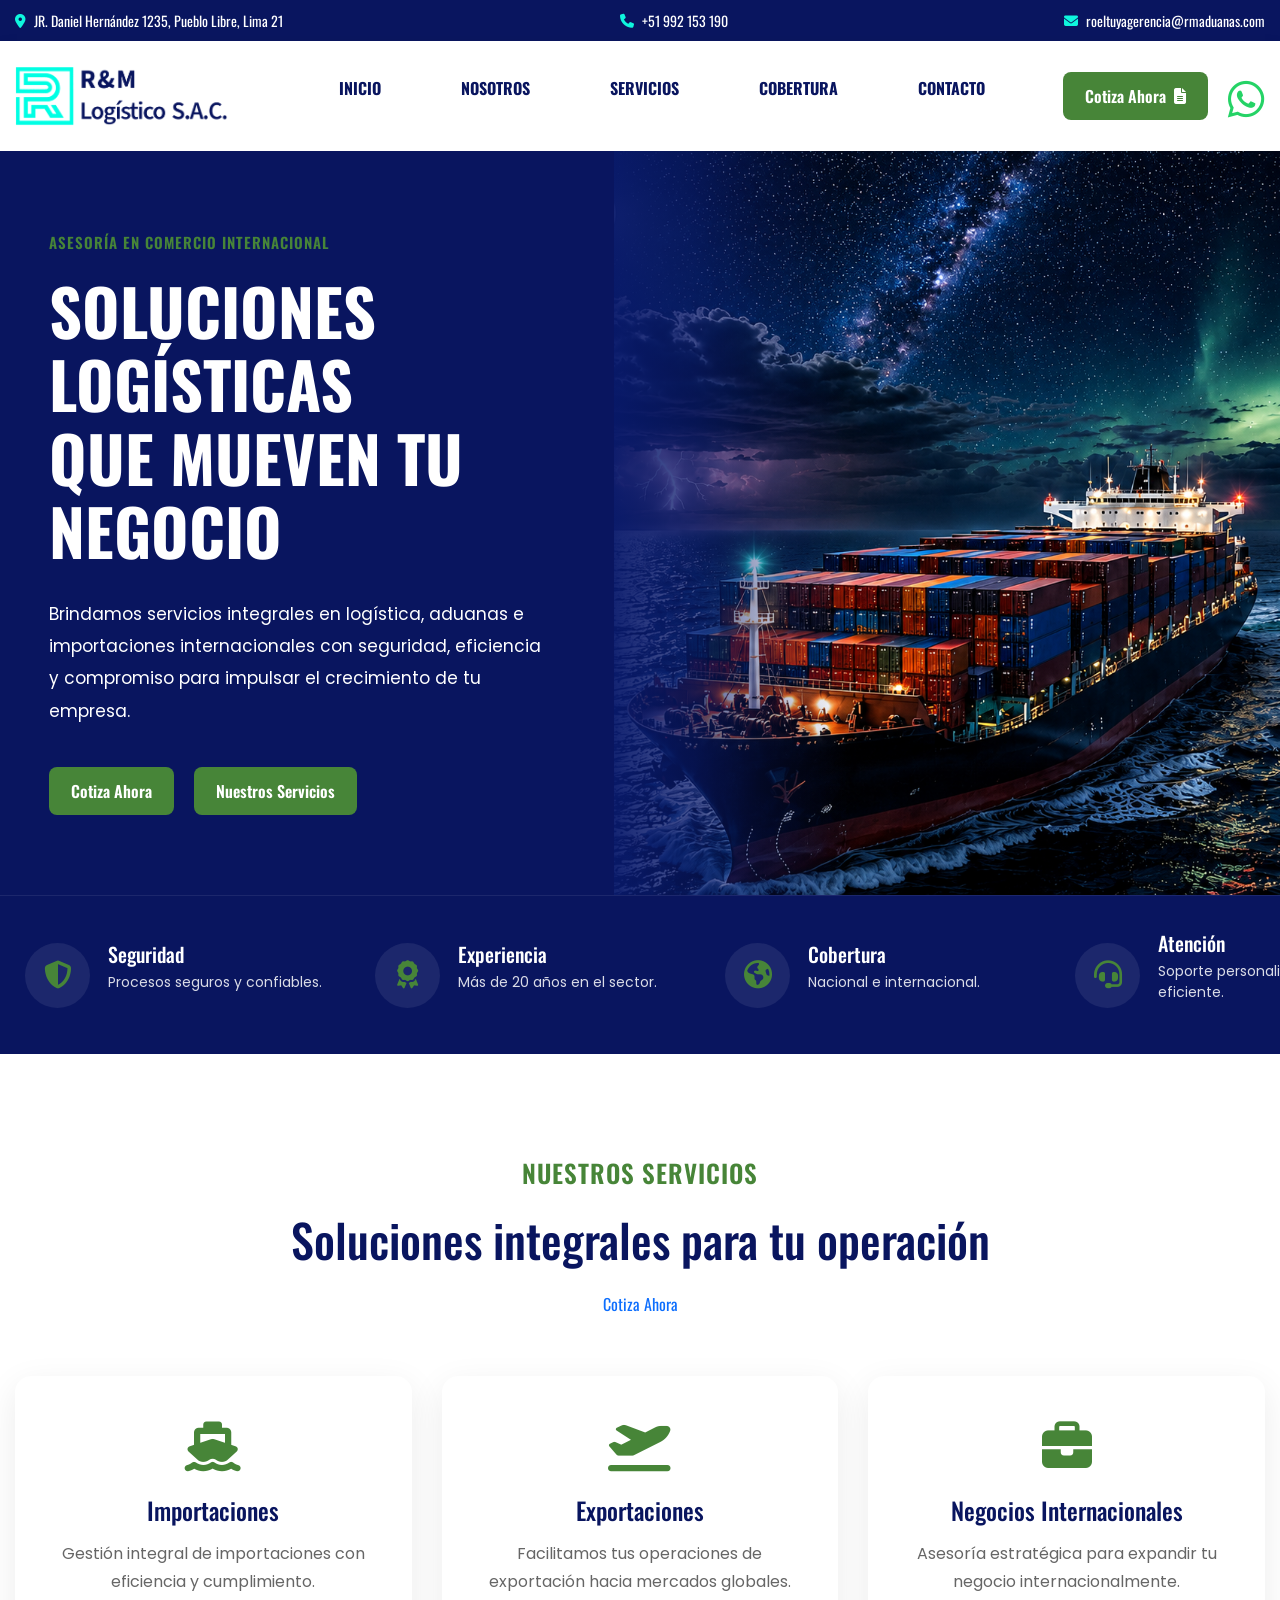
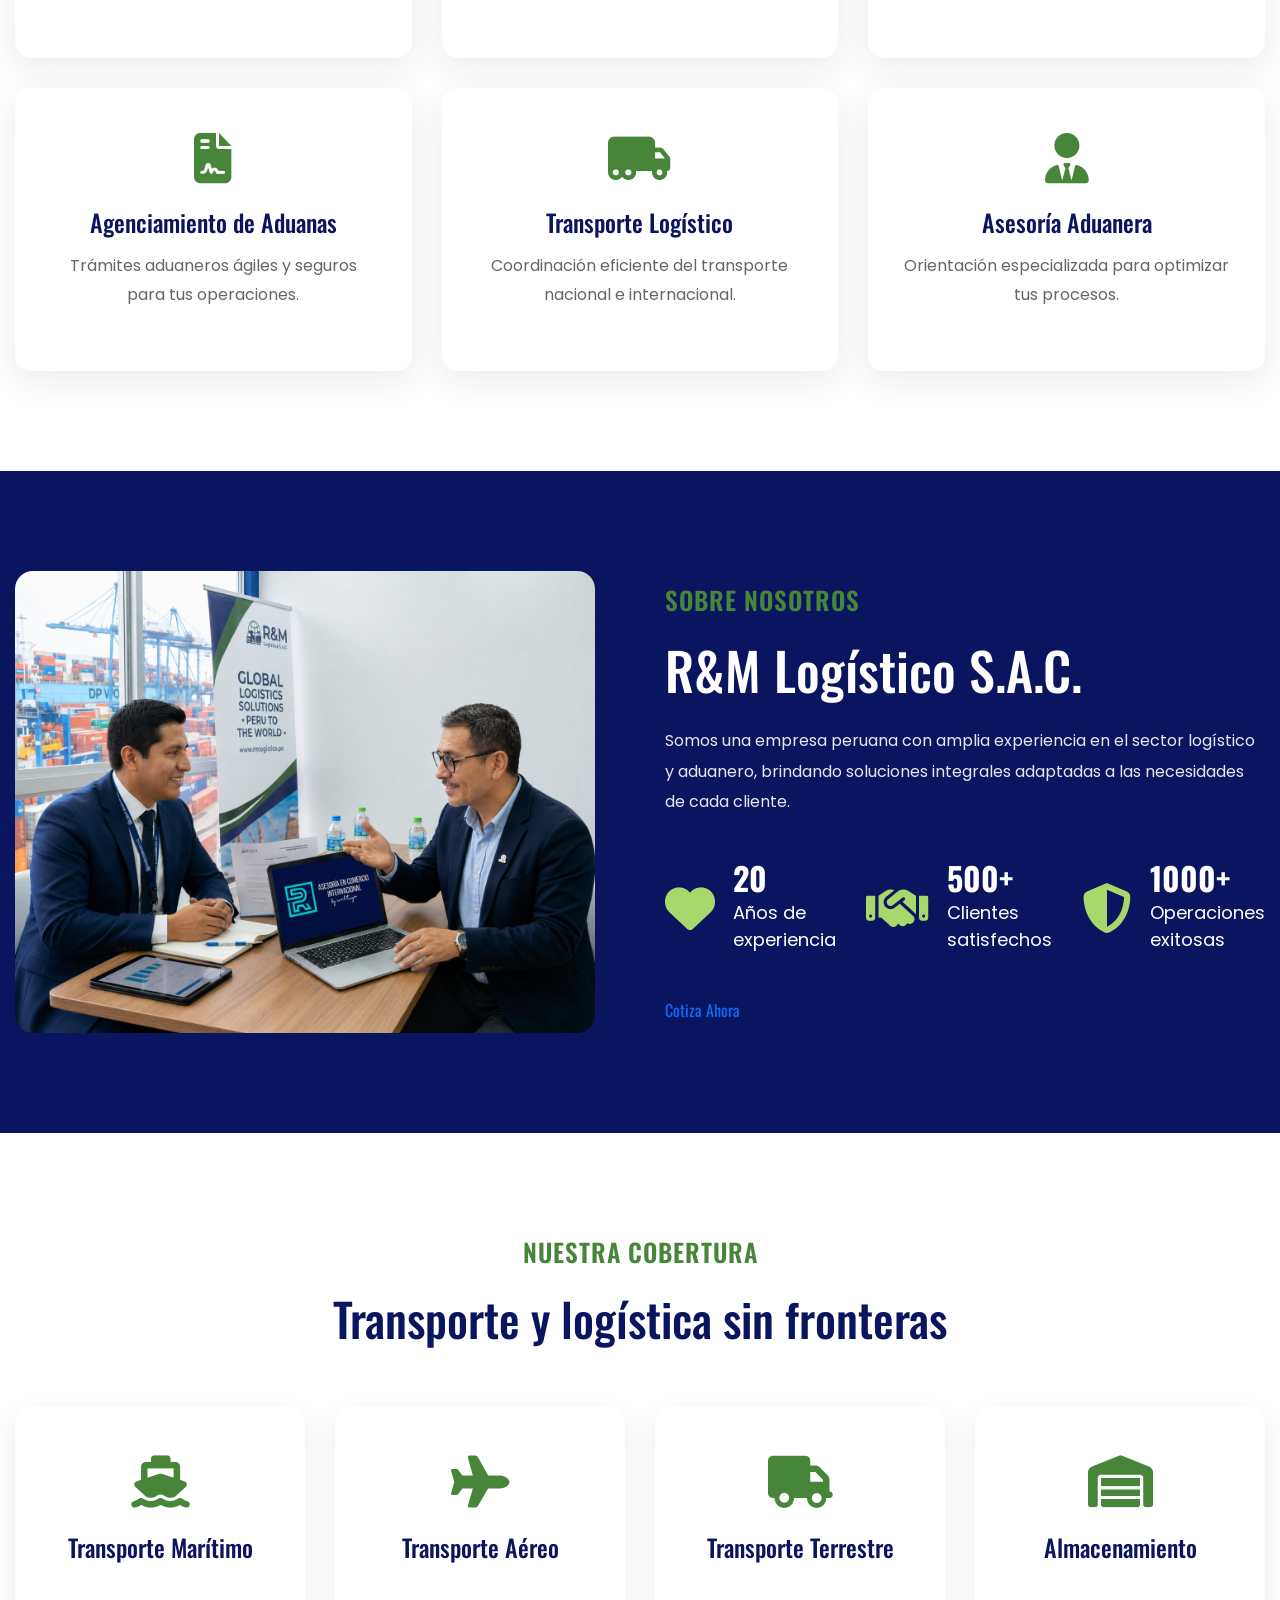
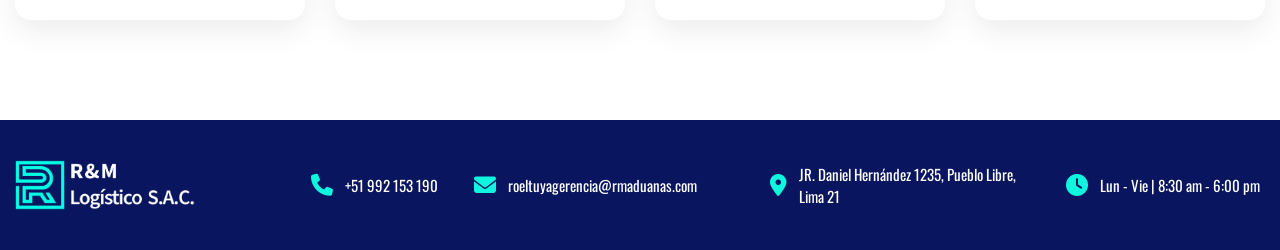
<file: index.html>
<!doctype html>
<html lang="es">
  <head>
    <meta charset="UTF-8" />

  <meta
    name="viewport"
    content="width=device-width, initial-scale=1.0"
  />

  <title>
    R&M Logístico SAC | Comercio Exterior, Aduanas y Soluciones Logísticas
  </title>

  <meta
    name="description"
    content="Empresa especializada en comercio exterior, gestión aduanera, importación, exportación, transporte internacional y soluciones logísticas integrales en Perú."
  />

  <meta
    name="keywords"
    content="comercio exterior, agencia de aduanas, importación, exportación, logística internacional, transporte de carga, despacho aduanero, Perú"
  />

  <meta name="author" content="R&M Logístico SAC" />

  <meta name="robots" content="index, follow" />

  <link rel="canonical" href="https://www.rmaduanas.com/" />

  <!-- Open Graph -->
  <meta property="og:type" content="website" />

  <meta
    property="og:title"
    content="R&M Logístico SAC"
  />

  <meta
    property="og:description"
    content="Especialistas en comercio exterior, aduanas y logística internacional."
  />

  <meta
    property="og:image"
    content="https://www.rmaduanas.com/assets/img/logo-rm.png"
  />

  <meta
    property="og:url"
    content="https://www.rmaduanas.com/"
  />

  <meta property="og:locale" content="es_PE" />

  <!-- Twitter -->

  <meta
    name="twitter:card"
    content="summary_large_image"
  />

  <meta
    name="twitter:title"
    content="R&M Logístico SAC"
  />

  <meta
    name="twitter:description"
    content="Especialistas en comercio exterior y logística internacional."
  />

  <meta
    name="twitter:image"
    content="https://www.rmaduanas.com/assets/img/logo-rm.png"
  />

  <!-- <link rel="icon" href="assets/img/logo-rm-fondo.png" /> -->

  <!-- Schema.org -->
  <script type="application/ld+json">
  {
    "@context":"https://schema.org",
    "@type":"Organization",
    "name":"R&M Logístico SAC",
    "url":"https://www.rmaduanas.com",
    "logo":"https://www.rmaduanas.com/assets/img/logo-rm.png",
    "telephone":"+51992153190",
    "email":"roeltuyagerencia@rmaduanas.com",
    "address":{
      "@type":"PostalAddress",
      "streetAddress":"JR. Daniel Hernández 1235",
      "addressLocality":"Pueblo Libre",
      "addressRegion":"Lima",
      "addressCountry":"PE"
    }
  }
  </script>
    <!-- ************************  -->
    <!-- ************************  -->
    <!-- librerias externas -->
    <!-- Favicon -->
    <link rel="icon" href="assets/img/logo-rm-fondo.png" />

    <!-- Bootstrap -->
    <link
      href="https://cdn.jsdelivr.net/npm/bootstrap@5.3.7/dist/css/bootstrap.min.css"
      rel="stylesheet"
    />

    <!-- Google Fonts -->
    <link
      href="https://fonts.googleapis.com/css2?family=Oswald:wght@300;400;500;600;700&display=swap"
      rel="stylesheet"
    />

    <!-- Font Awesome -->
    <link
      rel="stylesheet"
      href="https://cdnjs.cloudflare.com/ajax/libs/font-awesome/6.7.2/css/all.min.css"
    />

    <!-- Estilos -->
    <link rel="stylesheet" href="assets/css/styles.css" />
    <!-- ************************  -->
    <!-- ************************  -->
  </head>

  <body>
    <!-- HEADER -->
    <!-- HEADER SUPERIOR -->
    <header>
      <div class="top-bar">
        <div class="wrapper top-content">
          <div class="contact-item">
            <i class="fas fa-map-marker-alt"></i>
            <span>JR. Daniel Hernández 1235, Pueblo Libre, Lima 21</span>
          </div>

          <div class="contact-item">
            <i class="fas fa-phone"></i>
            <span>+51 992 153 190</span>
          </div>

          <div class="contact-item">
            <i class="fas fa-envelope"></i>
            <span>roeltuyagerencia@rmaduanas.com</span>
          </div>
        </div>
      </div>

      <!-- NAVBAR -->

      <nav class="navbar">
        <div class="wrapper navbar-content">
          <!-- LOGO -->
          <a href="index.html" class="logo">
            <img
              src="assets/img/logo-header.png"
              alt="Logo de R&M Logístico S.A.C"
            />
          </a>

          <!-- MENU -->
          <ul class="nav-links" id="navLinks">
            <li><a href="index.html">Inicio</a></li>

            <li><a href="nosotros.html">Nosotros</a></li>

            <li><a href="servicios.html">Servicios</a></li>

            <li><a href="cobertura.html">Cobertura</a></li>

            <li><a href="contacto.html">Contacto</a></li>
          </ul>

          <!-- BOTONES -->
          <div class="nav-buttons">
            <a href="cotiza.php" class="btn-cotizar">
              Cotiza Ahora
              <i class="fas fa-file-lines"></i>
            </a>
            <a
              href="https://wa.me/51992153190"
              target="_blank"
              class="btn-whatsapp"
              aria-label="WhatsApp"
            >
              <i class="fab fa-whatsapp"></i>
            </a>
          </div>

          <!-- HAMBURGUESA -->
          <button
            class="menu-toggle"
            id="menuToggle"
            aria-label="Abrir menú"
            aria-expanded="false"
            aria-controls="navLinks"
          >
            <i class="fas fa-bars"></i>
          </button>
        </div>
      </nav>
    </header>

    <!-- CONTENIDO PRINCIPAL -->
    <main>
      <!-- =========================================
       HERO
  ========================================== -->
      <section class="hero">
        <div class="hero-content">
          <!-- TEXTO -->
          <div class="hero-text">
            <span class="hero-subtitle">
              ASESORÍA EN COMERCIO INTERNACIONAL
            </span>

            <h1>
              SOLUCIONES LOGÍSTICAS
              <br />
              QUE MUEVEN TU NEGOCIO
            </h1>

            <p>
              Brindamos servicios integrales en logística, aduanas e
              importaciones internacionales con seguridad, eficiencia y
              compromiso para impulsar el crecimiento de tu empresa.
            </p>

            <div class="hero-buttons">
              <a href="cotiza.php" class="btn-principal"> Cotiza Ahora </a>

              <a href="servicios.html" class="btn-secundario">
                Nuestros Servicios
              </a>
            </div>
          </div>

          <!-- IMAGEN -->
          <div class="hero-image">
            <img
              src="assets/img/buque-carga-noche.png"
              alt="Buque de carga realizando operaciones logísticas internacionales"
              loading="eager"
            />

            <div class="hero-image-overlay"></div>
          </div>
        </div>
      </section>

      <!-- =========================================
       BENEFICIOS
  ========================================== -->
      <!-- <section class="benefits">
        <div class="wrapper benefits-container">
          <article class="benefit-item">
            <div class="benefit-icon">
              <i class="fas fa-shield-alt"></i>
            </div>

            <div>
              <h2>Seguridad</h2>

              <p>Procesos seguros y confiables.</p>
            </div>
          </article>

          <article class="benefit-item">
            <div class="benefit-icon">
              <i class="fas fa-award"></i>
            </div>

            <div>
              <h2>Experiencia</h2>

              <p>Más de 20 años en el sector.</p>
            </div>
          </article>

          <article class="benefit-item">
            <div class="benefit-icon">
              <i class="fas fa-globe-americas"></i>
            </div>

            <div>
              <h2>Cobertura</h2>

              <p>Nacional e internacional.</p>
            </div>
          </article>

          <article class="benefit-item">
            <div class="benefit-icon">
              <i class="fas fa-headset"></i>
            </div>

            <div>
              <h2>Atención</h2>

              <p>Soporte personalizado y eficiente.</p>
            </div>
          </article>
        </div>
      </section> -->

      <section class="benefits">
        <div class="benefits-slider">
          <div class="benefits-track">
            <!-- Grupo 1 -->
            <article class="benefit-item">
              <div class="benefit-icon">
                <i class="fas fa-shield-alt"></i>
              </div>
              <div>
                <h2>Seguridad</h2>
                <p>Procesos seguros y confiables.</p>
              </div>
            </article>

            <article class="benefit-item">
              <div class="benefit-icon">
                <i class="fas fa-award"></i>
              </div>
              <div>
                <h2>Experiencia</h2>
                <p>Más de 20 años en el sector.</p>
              </div>
            </article>

            <article class="benefit-item">
              <div class="benefit-icon">
                <i class="fas fa-globe-americas"></i>
              </div>
              <div>
                <h2>Cobertura</h2>
                <p>Nacional e internacional.</p>
              </div>
            </article>

            <article class="benefit-item">
              <div class="benefit-icon">
                <i class="fas fa-headset"></i>
              </div>
              <div>
                <h2>Atención</h2>
                <p>Soporte personalizado y eficiente.</p>
              </div>
            </article>

            <!-- DUPLICADOS -->
            <article class="benefit-item">
              <div class="benefit-icon">
                <i class="fas fa-shield-alt"></i>
              </div>
              <div>
                <h2>Seguridad</h2>
                <p>Procesos seguros y confiables.</p>
              </div>
            </article>

            <article class="benefit-item">
              <div class="benefit-icon">
                <i class="fas fa-award"></i>
              </div>
              <div>
                <h2>Experiencia</h2>
                <p>Más de 20 años en el sector.</p>
              </div>
            </article>

            <article class="benefit-item">
              <div class="benefit-icon">
                <i class="fas fa-globe-americas"></i>
              </div>
              <div>
                <h2>Cobertura</h2>
                <p>Nacional e internacional.</p>
              </div>
            </article>

            <article class="benefit-item">
              <div class="benefit-icon">
                <i class="fas fa-headset"></i>
              </div>
              <div>
                <h2>Atención</h2>
                <p>Soporte personalizado y eficiente.</p>
              </div>
            </article>
          </div>
        </div>
      </section>

      <!-- =========================================
       SERVICIOS
  ========================================== -->
      <section class="services">
        <div class="wrapper">
          <div class="section-header">
            <!-- <span class="section-subtitle" href="servicios.html"> NUESTROS SERVICIOS </span> -->
            <a class="section-subtitle" href="servicios.html"> NUESTROS SERVICIOS </a>

            <h2>Soluciones integrales para tu operación</h2>

            <a href="cotiza.php" class="btn-principal"> Cotiza Ahora </a>
          </div>

          <div class="services-grid">
            <article class="service-card">
              <i class="fas fa-ship"></i>

              <h3>Importaciones</h3>

              <p>
                Gestión integral de importaciones con eficiencia y cumplimiento.
              </p>
            </article>

            <article class="service-card">
              <i class="fas fa-plane-departure"></i>

              <h3>Exportaciones</h3>

              <p>
                Facilitamos tus operaciones de exportación hacia mercados
                globales.
              </p>
            </article>

            <article class="service-card">
              <i class="fas fa-briefcase"></i>

              <h3>Negocios Internacionales</h3>

              <p>
                Asesoría estratégica para expandir tu negocio
                internacionalmente.
              </p>
            </article>

            <article class="service-card">
              <i class="fas fa-file-contract"></i>

              <h3>Agenciamiento de Aduanas</h3>

              <p>Trámites aduaneros ágiles y seguros para tus operaciones.</p>
            </article>

            <article class="service-card">
              <i class="fas fa-truck-moving"></i>

              <h3>Transporte Logístico</h3>

              <p>
                Coordinación eficiente del transporte nacional e internacional.
              </p>
            </article>

            <article class="service-card">
              <i class="fas fa-user-tie"></i>

              <h3>Asesoría Aduanera</h3>

              <p>Orientación especializada para optimizar tus procesos.</p>
            </article>
          </div>
        </div>
      </section>

      <!-- =========================================
       SOBRE NOSOTROS
  ========================================== -->
      <section class="about">
        <div class="wrapper about-content">
          <div class="about-image">
            <img
              src="assets/img/nosotros-negocios.png"
              alt="Equipo profesional de R&M Logístico SAC"
              loading="lazy"
            />
          </div>

          <div class="about-text">
            <!-- <span class="section-subtitle" href="nosotros.html"> SOBRE NOSOTROS </span> -->
            <a class="section-subtitle" href="nosotros.html"> SOBRE NOSOTROS </a>
            <h2>R&M Logístico S.A.C.</h2>

            <p>
              Somos una empresa peruana con amplia experiencia en el sector
              logístico y aduanero, brindando soluciones integrales adaptadas a
              las necesidades de cada cliente.
            </p>

            <!-- <div class="about-stats">
              <div class="stat-item">
                <h3>500+</h3>

                <span>Clientes satisfechos</span>
              </div>

              <div class="stat-item">
                <h3>20</h3>

                <span>Años de experiencia</span>
              </div>

              <div class="stat-item">
                <h3>1000+</h3>

                <span>Operaciones exitosas</span>
              </div>
            </div> -->

            <div class="about-stats">
              <div class="stat-item">
                <i class="fa-solid fa-heart stat-icon"></i>

                <div class="stat-content">
                  <h3>20</h3>
                  <span>Años de experiencia</span>
                </div>
              </div>

              <div class="stat-item">
                <i class="fa-solid fa-handshake stat-icon"></i>

                <div class="stat-content">
                  <h3>500+</h3>
                  <span>Clientes satisfechos</span>
                </div>
              </div>

              <div class="stat-item">
                <i class="fa-solid fa-shield-halved stat-icon"></i>

                <div class="stat-content">
                  <h3>1000+</h3>
                  <span>Operaciones exitosas</span>
                </div>
              </div>
            </div>

            <a href="cotiza.php" class="btn-principal"> Cotiza Ahora </a>
          </div>
        </div>
      </section>

      <!-- =========================================
       COBERTURA
  ========================================== -->
      <section class="coverage">
        <div class="wrapper">
          <div class="section-header">
            <!-- <span class="section-subtitle" href="cobertura.html"> NUESTRA COBERTURA </span> -->
            <a class="section-subtitle" href="cobertura.html"> NUESTRA COBERTURA </a>
            <h2>Transporte y logística sin fronteras</h2>
          </div>

          <div class="coverage-grid">
            <article class="coverage-card">
              <i class="fas fa-ship"></i>

              <h3>Transporte Marítimo</h3>
            </article>

            <article class="coverage-card">
              <i class="fas fa-plane"></i>

              <h3>Transporte Aéreo</h3>
            </article>

            <article class="coverage-card">
              <i class="fas fa-truck"></i>

              <h3>Transporte Terrestre</h3>
            </article>

            <article class="coverage-card">
              <i class="fas fa-warehouse"></i>

              <h3>Almacenamiento</h3>
            </article>
          </div>
        </div>
      </section>
    </main>

    <!-- PIE DE PÁGINA -->
    <footer>
      <div class="wrapper footer-container">
        <div class="footer-logo">
          <!-- <link rel="icon" href="assets/img/logo-rm.png"> -->
          <img
            src="assets/img/logo-footer.png"
            alt="Logo R&M Logístico S.A.C"
          />
        </div>

        <div class="footer-item">
          <i class="fas fa-phone"></i>

          <span>+51 992 153 190</span>
        </div>

        <div class="footer-item">
          <i class="fas fa-envelope"></i>

          <span>roeltuyagerencia@rmaduanas.com</span>
        </div>

        <div class="footer-item">
          <i class="fas fa-map-marker-alt"></i>

          <span> JR. Daniel Hernández 1235, Pueblo Libre, Lima 21 </span>
        </div>

        <div class="footer-item">
          <i class="fas fa-clock"></i>

          <span> Lun - Vie | 8:30 am - 6:00 pm </span>
        </div>
      </div>
    </footer>

    <!-- Bootstrap JS -->
    <script src="https://cdn.jsdelivr.net/npm/bootstrap@5.3.7/dist/js/bootstrap.bundle.min.js"></script>
    <script src="assets/js/main.js"></script>

    <!-- Google Fonts -->
    <link rel="preconnect" href="https://fonts.googleapis.com" />
    <link rel="preconnect" href="https://fonts.gstatic.com" crossorigin />
    <link
      href="https://fonts.googleapis.com/css2?family=Poppins:wght@300;400;500;600;700&display=swap"
      rel="stylesheet"
    />
  </body>
</html>
</file>
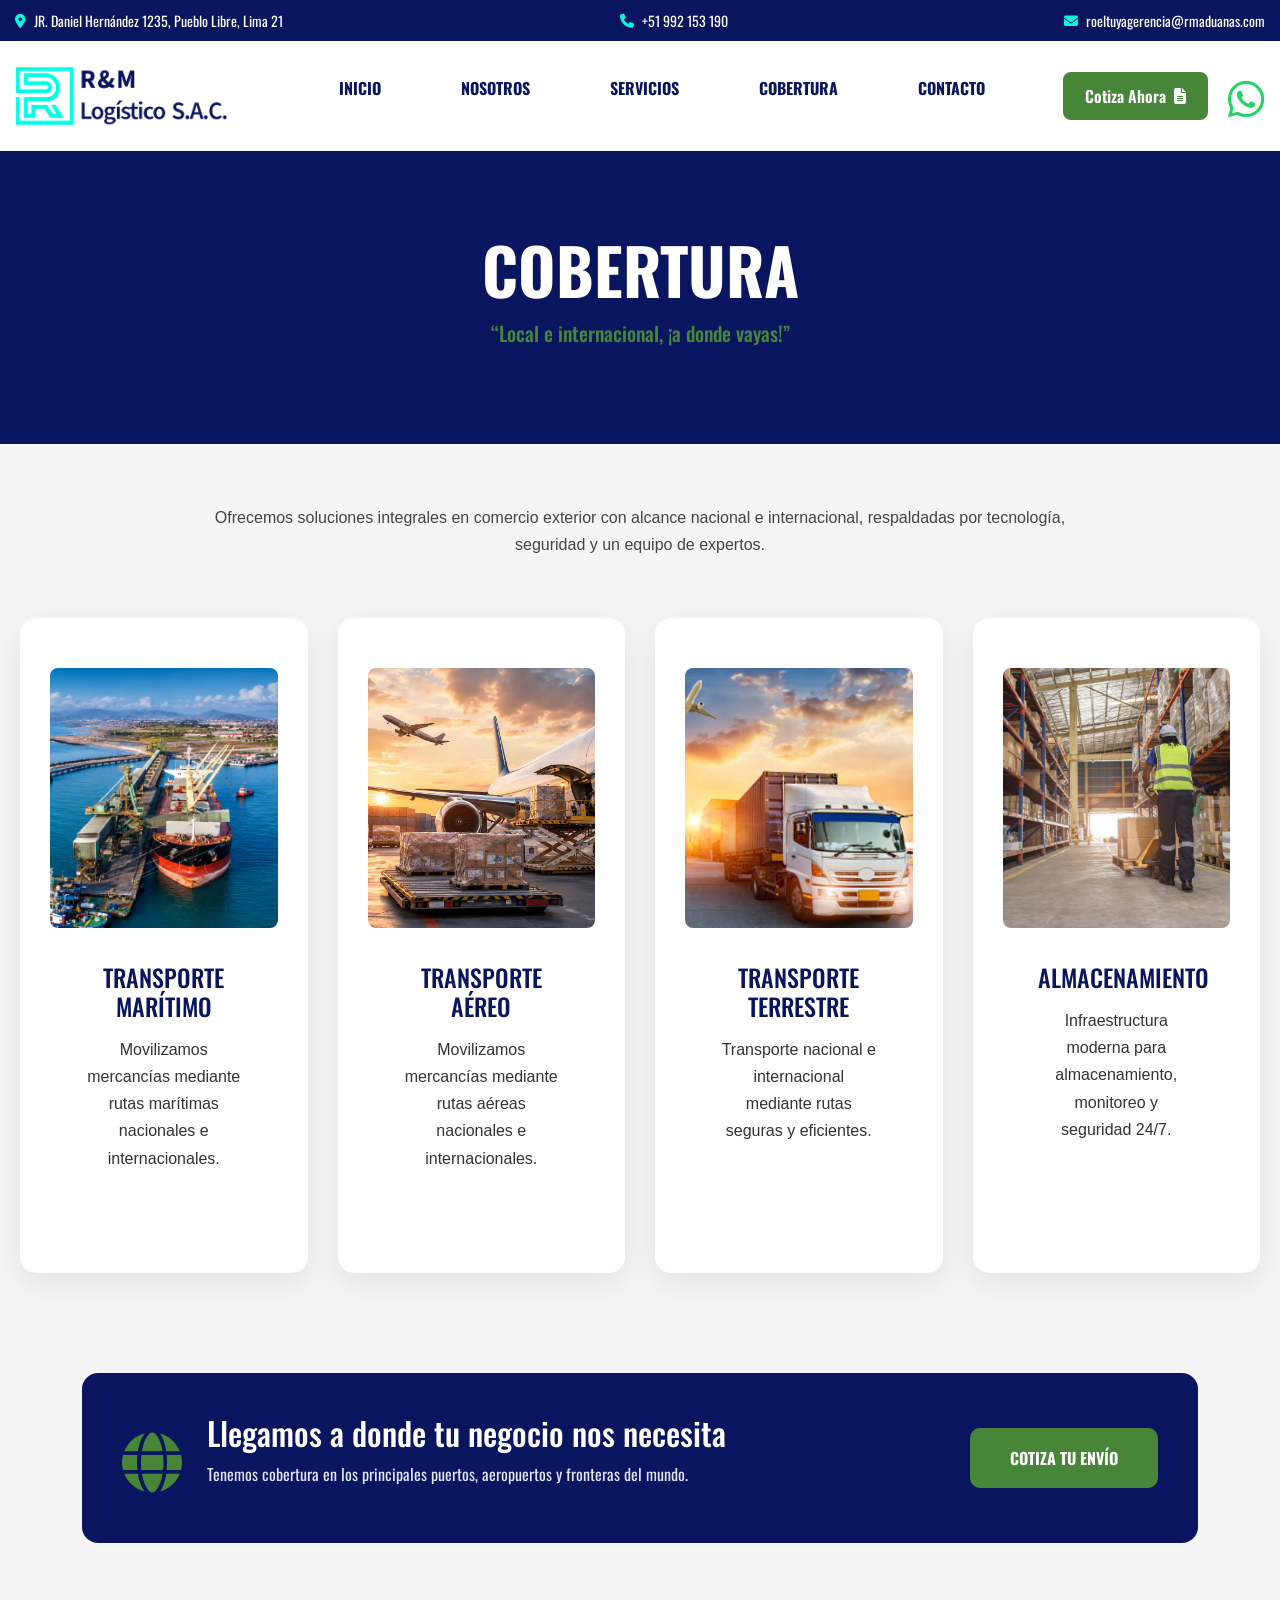
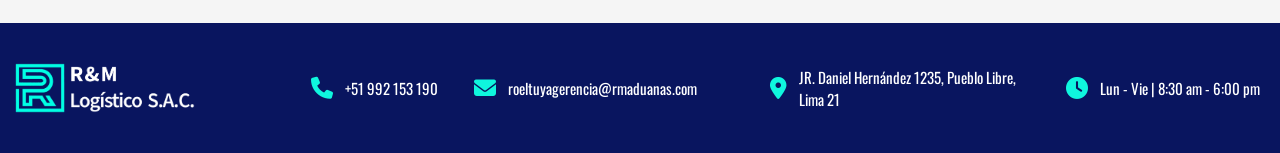
<file: cobertura.html>
<!DOCTYPE html>
<html lang="es">
<head>
    <meta charset="UTF-8">
    <meta name="viewport" content="width=device-width, initial-scale=1.0">
    <title>
Cobertura Nacional e Internacional | R&M Logístico SAC
</title>

<meta
  name="description"
  content="Cobertura logística nacional e internacional para operaciones de importación, exportación y transporte de carga."
/>

<meta
  name="keywords"
  content="cobertura logística, transporte internacional, logística nacional, importación, exportación, aduanas"
/>

<link
  rel="canonical"
  href="https://www.rmaduanas.com/cobertura.html"
/>

<meta
  property="og:title"
  content="Cobertura | R&M Logístico SAC"
/>

<meta
  property="og:description"
  content="Operaciones logísticas con cobertura nacional e internacional."
/>

<meta
  property="og:url"
  content="https://www.rmaduanas.com/cobertura.html"
/>
    <!-- ************************  -->
    <!-- ************************  -->
    <!-- librerias externas -->
    <!-- Favicon -->
    <link rel="icon" href="assets/img/logo-rm-fondo.png" />

    <!-- Bootstrap -->
    <link
      href="https://cdn.jsdelivr.net/npm/bootstrap@5.3.7/dist/css/bootstrap.min.css"
      rel="stylesheet"
    />

    <!-- Google Fonts -->
    <link
      href="https://fonts.googleapis.com/css2?family=Oswald:wght@300;400;500;600;700&display=swap"
      rel="stylesheet"
    />

    <!-- Font Awesome -->
    <link
      rel="stylesheet"
      href="https://cdnjs.cloudflare.com/ajax/libs/font-awesome/6.7.2/css/all.min.css"
    />
     <!-- Conectar Estilos css -->
    <link rel="stylesheet" href="assets/css/cobertura.css" />
    <link rel="stylesheet" href="assets/css/styles.css" />
    <!-- ************************  -->
    <!-- ************************  -->
   
</head>
<body>
    <!-- HEADER -->
    <!-- HEADER SUPERIOR -->
    <header>
      <div class="top-bar">
        <div class="wrapper top-content">
          <div class="contact-item">
            <i class="fas fa-map-marker-alt"></i>
            <span>JR. Daniel Hernández 1235, Pueblo Libre, Lima 21</span>
          </div>

          <div class="contact-item">
            <i class="fas fa-phone"></i>
            <span>+51 992 153 190</span>
          </div>

          <div class="contact-item">
            <i class="fas fa-envelope"></i>
            <span>roeltuyagerencia@rmaduanas.com</span>
          </div>
        </div>
      </div>

      <!-- NAVBAR -->

      <nav class="navbar">
        <div class="wrapper navbar-content">
          <!-- LOGO -->
          <a href="index.html" class="logo">
            <img
              src="assets/img/logo-header.png"
              alt="Logo de R&M Logístico S.A.C"
            />
          </a>

          <!-- MENU -->
          <ul class="nav-links" id="navLinks">
            <li><a href="index.html">Inicio</a></li>

            <li><a href="nosotros.html">Nosotros</a></li>

            <li><a href="servicios.html">Servicios</a></li>

            <li><a href="cobertura.html">Cobertura</a></li>

            <li><a href="contacto.html">Contacto</a></li>
          </ul>

          <!-- BOTONES -->
          <div class="nav-buttons">
            <a href="cotiza.php" class="btn-cotizar">
              Cotiza Ahora
              <i class="fas fa-file-lines"></i>
            </a>
            <a
              href="https://wa.me/51992153190"
              target="_blank"
              class="btn-whatsapp"
              aria-label="WhatsApp"
            >
              <i class="fab fa-whatsapp"></i>
            </a>
          </div>
          <!-- HAMBURGUESA -->
          <button
            class="menu-toggle"
            id="menuToggle"
            aria-label="Abrir menú"
            aria-expanded="false"
            aria-controls="navLinks"
          >
            <i class="fas fa-bars"></i>
          </button>
        </div>
      </nav>
    </header>
  <main class="coverage-page">

  <!-- HERO -->
  <section class="coverage-hero">
    <div class="container">

      <h1>COBERTURA</h1>

      <p>
        “Local e internacional, ¡a donde vayas!”
      </p>

    </div>
  </section>

  <!-- INTRO -->
<section class="coverage-intro">

    <div class="wrapper">
      <!-- <h2>
        CONOCIMIENTO Y EXPERIENCIA A TU SERVICIO
      </h2> -->

      <p>
        Ofrecemos soluciones integrales en comercio exterior con alcance nacional e internacional, respaldadas por tecnología, seguridad y un equipo de expertos.
      </p>

    </div>

  </section>

  <!-- GRID -->
 <!-- =========================================
       COBERTURA
  ========================================== -->

  <section class="coverage-services">

    <div class="wrapper coverage-grid">

      <!-- MARÍTIMO -->

      <article class="coverage-card">

        <img
          src="assets/img/cobertura/maritimo.webp"
          alt="Transporte marítimo"
          loading="lazy"
        >

        <div class="coverage-card-content">

          <h3>
            TRANSPORTE MARÍTIMO
          </h3>

          <p>
            Movilizamos mercancías mediante rutas
            marítimas nacionales e internacionales.
          </p>

        </div>

      </article>

      <!-- AÉREO -->

      <article class="coverage-card">

        <img
          src="assets/img/cobertura/aereo.webp"
          alt="Transporte aéreo"
          loading="lazy"
        >

        <div class="coverage-card-content">

          <h3>
            TRANSPORTE AÉREO
          </h3>

          <p>
            Movilizamos mercancías mediante rutas
            aéreas nacionales e internacionales.
          </p>

        </div>

      </article>

      <!-- TERRESTRE -->

      <article class="coverage-card">

        <img
          src="assets/img/cobertura/terrestre.webp"
          alt="Transporte terrestre"
          loading="lazy"
        >

        <div class="coverage-card-content">

          <h3>
            TRANSPORTE TERRESTRE
          </h3>

          <p>
            Transporte nacional e internacional
            mediante rutas seguras y eficientes.
          </p>

        </div>

      </article>

      <!-- ALMACÉN -->

      <article class="coverage-card">

        <img
          src="assets/img/cobertura/almacen.webp"
          alt="Almacenamiento logístico"
          loading="lazy"
        >

        <div class="coverage-card-content">

          <h3>
            ALMACENAMIENTO
          </h3>

          <p>
            Infraestructura moderna para almacenamiento,
            monitoreo y seguridad 24/7.
          </p>

        </div>

      </article>

    </div>

  </section>

  <!-- CTA -->
  <section class="coverage-cta">

    <div class="container">

      <div class="coverage-cta-box">

        <div class="coverage-cta-info">

          <div class="coverage-globe">
            <i class="fa-solid fa-globe"></i>
          </div>

          <div>

            <h2>
              Llegamos a donde tu negocio nos necesita
            </h2>

            <p>
              Tenemos cobertura en los principales puertos,
              aeropuertos y fronteras del mundo.
            </p>

          </div>

        </div>

        <a href="cotiza.php" class="coverage-btn">
          Cotiza tu envío
        </a>

      </div>

    </div>

  </section>

</main>
    <!-- PIE DE PÁGINA -->
    <footer>
      <div class="wrapper footer-container">
        <div class="footer-logo">
          <!-- <link rel="icon" href="assets/img/logo-rm.png"> -->
          <img
            src="assets/img/logo-footer.png"
            alt="Logo R&M Logístico S.A.C"
          />
        </div>

        <div class="footer-item">
          <i class="fas fa-phone"></i>

          <span>+51 992 153 190</span>
        </div>

        <div class="footer-item">
          <i class="fas fa-envelope"></i>

          <span>roeltuyagerencia@rmaduanas.com</span>
        </div>

        <div class="footer-item">
          <i class="fas fa-map-marker-alt"></i>

          <span> JR. Daniel Hernández 1235, Pueblo Libre, Lima 21 </span>
        </div>

        <div class="footer-item">
          <i class="fas fa-clock"></i>

          <span> Lun - Vie | 8:30 am - 6:00 pm </span>
        </div>
      </div>
    </footer>
      <!-- Conectar JS -->
    <script src="assets/js/cobertura.js"></script>
    <script src="assets/js/main.js"></script>
</body>
</html>
</file>
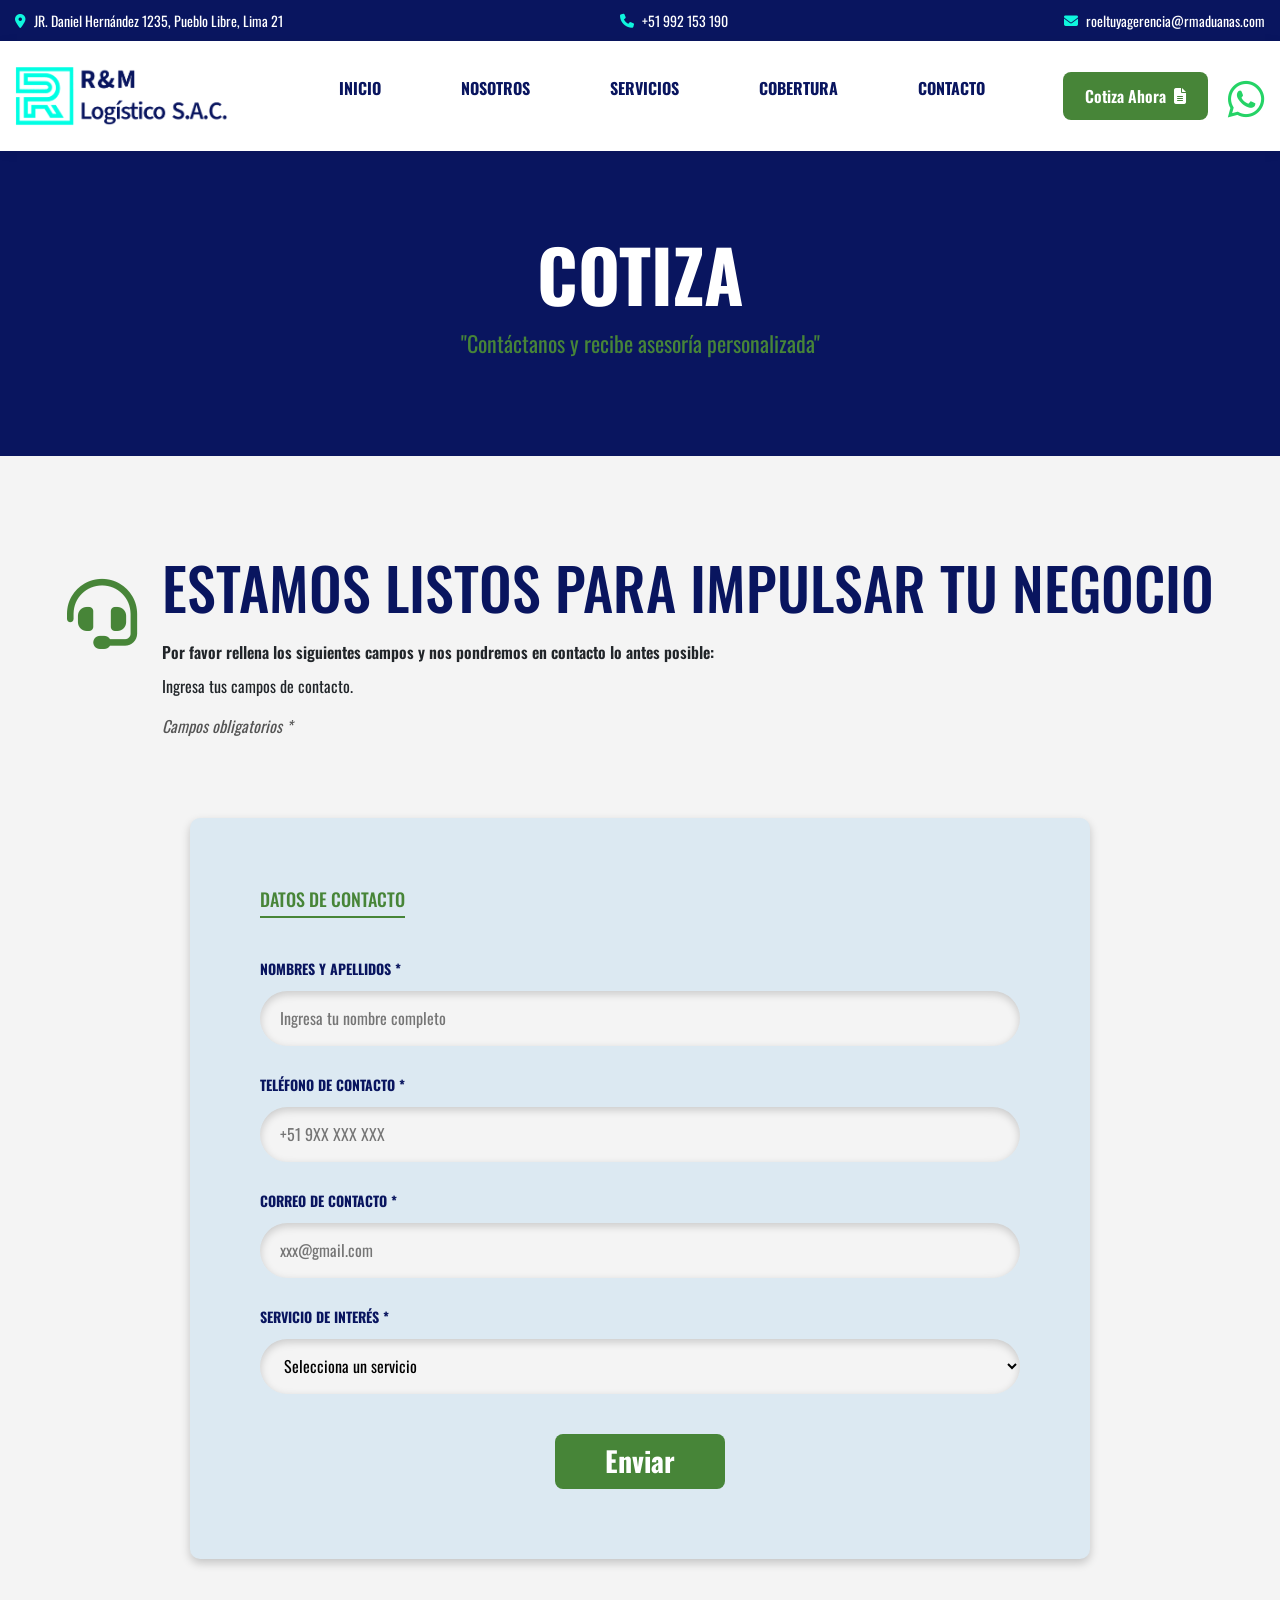
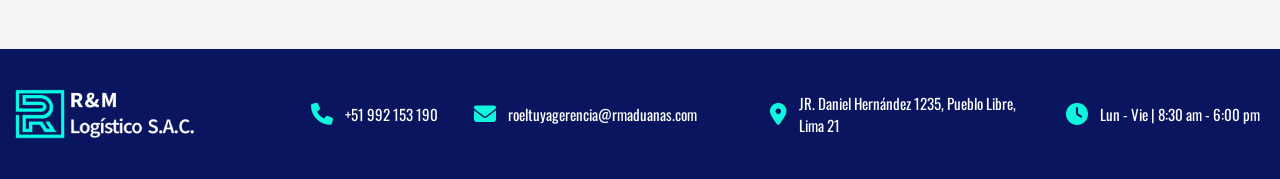
<file: cotiza.html>
<!doctype html>
<html lang="es">
  <head>
    <meta charset="UTF-8" />
    <meta name="viewport" content="width=device-width, initial-scale=1.0" />
<title>
Cotiza tu Operación de Comercio Exterior | R&M Logístico SAC
</title>

<meta
name="description"
content="Solicita una cotización personalizada para importación, exportación, aduanas, transporte y logística nacional e internacional."
>

<meta
name="keywords"
content="cotización logística, comercio exterior, importación, exportación, aduanas, transporte internacional"
>

<link
rel="canonical"
href="https://www.rmaduanas.com/cotiza.html">

<meta
  property="og:title"
  content="Cotiza | R&M Logístico SAC"
/>

<meta
  property="og:description"
  content="Solicita cotización personalizada de R&M Logístico SAC."
/>

<meta
  property="og:url"
  content="https://www.rmaduanas.com/cotiza.html"
/>
    <!-- ************************  -->
    <!-- ************************  -->
    <!-- librerias externas -->
    <!-- Favicon -->
    <link rel="icon" href="assets/img/logo-rm-fondo.png" />

    <!-- Bootstrap -->
    <link
      href="https://cdn.jsdelivr.net/npm/bootstrap@5.3.7/dist/css/bootstrap.min.css"
      rel="stylesheet"
    />

    <!-- Google Fonts -->
    <link
      href="https://fonts.googleapis.com/css2?family=Oswald:wght@300;400;500;600;700&display=swap"
      rel="stylesheet"
    />

    <!-- Font Awesome -->
    <link
      rel="stylesheet"
      href="https://cdnjs.cloudflare.com/ajax/libs/font-awesome/6.7.2/css/all.min.css"
    />

    <!-- Conectar Estilos css -->
    <link rel="stylesheet" href="assets/css/cotiza.css" />
    <link rel="stylesheet" href="assets/css/styles.css" />
    <!-- ************************  -->
    <!-- ************************  -->
    
  </head>
  <body>
       <!-- HEADER -->
    <!-- HEADER SUPERIOR -->
    <header>
      <div class="top-bar">
        <div class="wrapper top-content">
          <div class="contact-item">
            <i class="fas fa-map-marker-alt"></i>
            <span>JR. Daniel Hernández 1235, Pueblo Libre, Lima 21</span>
          </div>

          <div class="contact-item">
            <i class="fas fa-phone"></i>
            <span>+51 992 153 190</span>
          </div>

          <div class="contact-item">
            <i class="fas fa-envelope"></i>
            <span>roeltuyagerencia@rmaduanas.com</span>
          </div>
        </div>
      </div>

      <!-- NAVBAR -->

      <nav class="navbar">
        <div class="wrapper navbar-content">
          <!-- LOGO -->
          <a href="index.html" class="logo">
            <img
              src="assets/img/logo-header.png"
              alt="Logo de R&M Logístico S.A.C"
            />
          </a>

          <!-- MENU -->
          <ul class="nav-links" id="navLinks">
            <li><a href="index.html">Inicio</a></li>

            <li><a href="nosotros.html">Nosotros</a></li>

            <li><a href="servicios.html">Servicios</a></li>

            <li><a href="cobertura.html">Cobertura</a></li>

            <li><a href="contacto.html">Contacto</a></li>
          </ul>

          <!-- BOTONES -->
          <div class="nav-buttons">
            <a href="contacto.html" class="btn-cotizar">
              Cotiza Ahora
              <i class="fas fa-file-lines"></i>
            </a>
            <a
              href="https://wa.me/51992153190"
              target="_blank"
              class="btn-whatsapp"
              aria-label="WhatsApp"
            >
              <i class="fab fa-whatsapp"></i>
            </a>
          </div>
          <!-- HAMBURGUESA -->
          <button
            class="menu-toggle"
            id="menuToggle"
            aria-label="Abrir menú"
            aria-expanded="false"
            aria-controls="navLinks"
          >
            <i class="fas fa-bars"></i>
          </button>
        </div>
      </nav>
    </header>
     <main class="quote-page">

  <!-- HERO -->

  <section class="quote-hero">

    <div class="wrapper">

      <h1>COTIZA</h1>

      <p>
        "Contáctanos y recibe asesoría personalizada"
      </p>

    </div>

  </section>

  <!-- INTRO -->

  <section class="quote-intro">

    <div class="wrapper intro-container">

      <div class="intro-icon">
        <i class="fas fa-headset"></i>
      </div>

      <div class="intro-content">

        <h2>
          ESTAMOS LISTOS PARA IMPULSAR TU NEGOCIO
        </h2>

        <p class="intro-text">
          Por favor rellena los siguientes campos y nos pondremos
          en contacto lo antes posible:
        </p>

        <p>
          Ingresa tus campos de contacto.
        </p>

        <span>
          Campos obligatorios *
        </span>

      </div>

    </div>

  </section>

  <!-- FORMULARIO -->

  <section class="quote-form-section">

    <div class="wrapper">

      <form
        class="quote-form"
        id="quoteForm"
      >

        <h3>
          DATOS DE CONTACTO
        </h3>

        <div class="form-group">

          <label>
            NOMBRES Y APELLIDOS *
          </label>

          <input
            type="text"
            placeholder="Ingresa tu nombre completo"
            required
          >

        </div>

        <div class="form-group">

          <label>
            TELÉFONO DE CONTACTO *
          </label>

          <input
            type="tel"
            placeholder="+51 9XX XXX XXX"
            required
          >

        </div>

        <div class="form-group">

          <label>
            CORREO DE CONTACTO *
          </label>

          <input
            type="email"
            placeholder="xxx@gmail.com"
            required
          >

        </div>

        <div class="form-group">

          <label>
            SERVICIO DE INTERÉS *
          </label>

          <select required>

            <option value="">
              Selecciona un servicio
            </option>

            <option>
              Negocios Internacionales
            </option>

            <option>
              Importación
            </option>

            <option>
              Exportación
            </option>

            <option>
              Agenciamiento de Aduanas
            </option>

            <option>
              Transporte Logístico
            </option>

            <option>
              Asesoría Aduanera
            </option>

          </select>

        </div>

        <button type="submit">

          Enviar

        </button>

      </form>

    </div>

  </section>

</main>
<!-- PIE DE PÁGINA -->
    <footer>
      <div class="wrapper footer-container">
        <div class="footer-logo">
          <!-- <link rel="icon" href="assets/img/logo-rm.png"> -->
          <img
            src="assets/img/logo-footer.png"
            alt="Logo R&M Logístico S.A.C"
          />
        </div>

        <div class="footer-item">
          <i class="fas fa-phone"></i>

          <span>+51 992 153 190</span>
        </div>

        <div class="footer-item">
          <i class="fas fa-envelope"></i>

          <span>roeltuyagerencia@rmaduanas.com</span>
        </div>

        <div class="footer-item">
          <i class="fas fa-map-marker-alt"></i>

          <span> JR. Daniel Hernández 1235, Pueblo Libre, Lima 21 </span>
        </div>

        <div class="footer-item">
          <i class="fas fa-clock"></i>

          <span> Lun - Vie | 8:30 am - 6:00 pm </span>
        </div>
      </div>
    </footer>
    <!-- Conectar JS -->
    <script src="assets/js/cotiza.js"></script>
    <script src="assets/js/main.js"></script>

  </body>
</html>
</file>
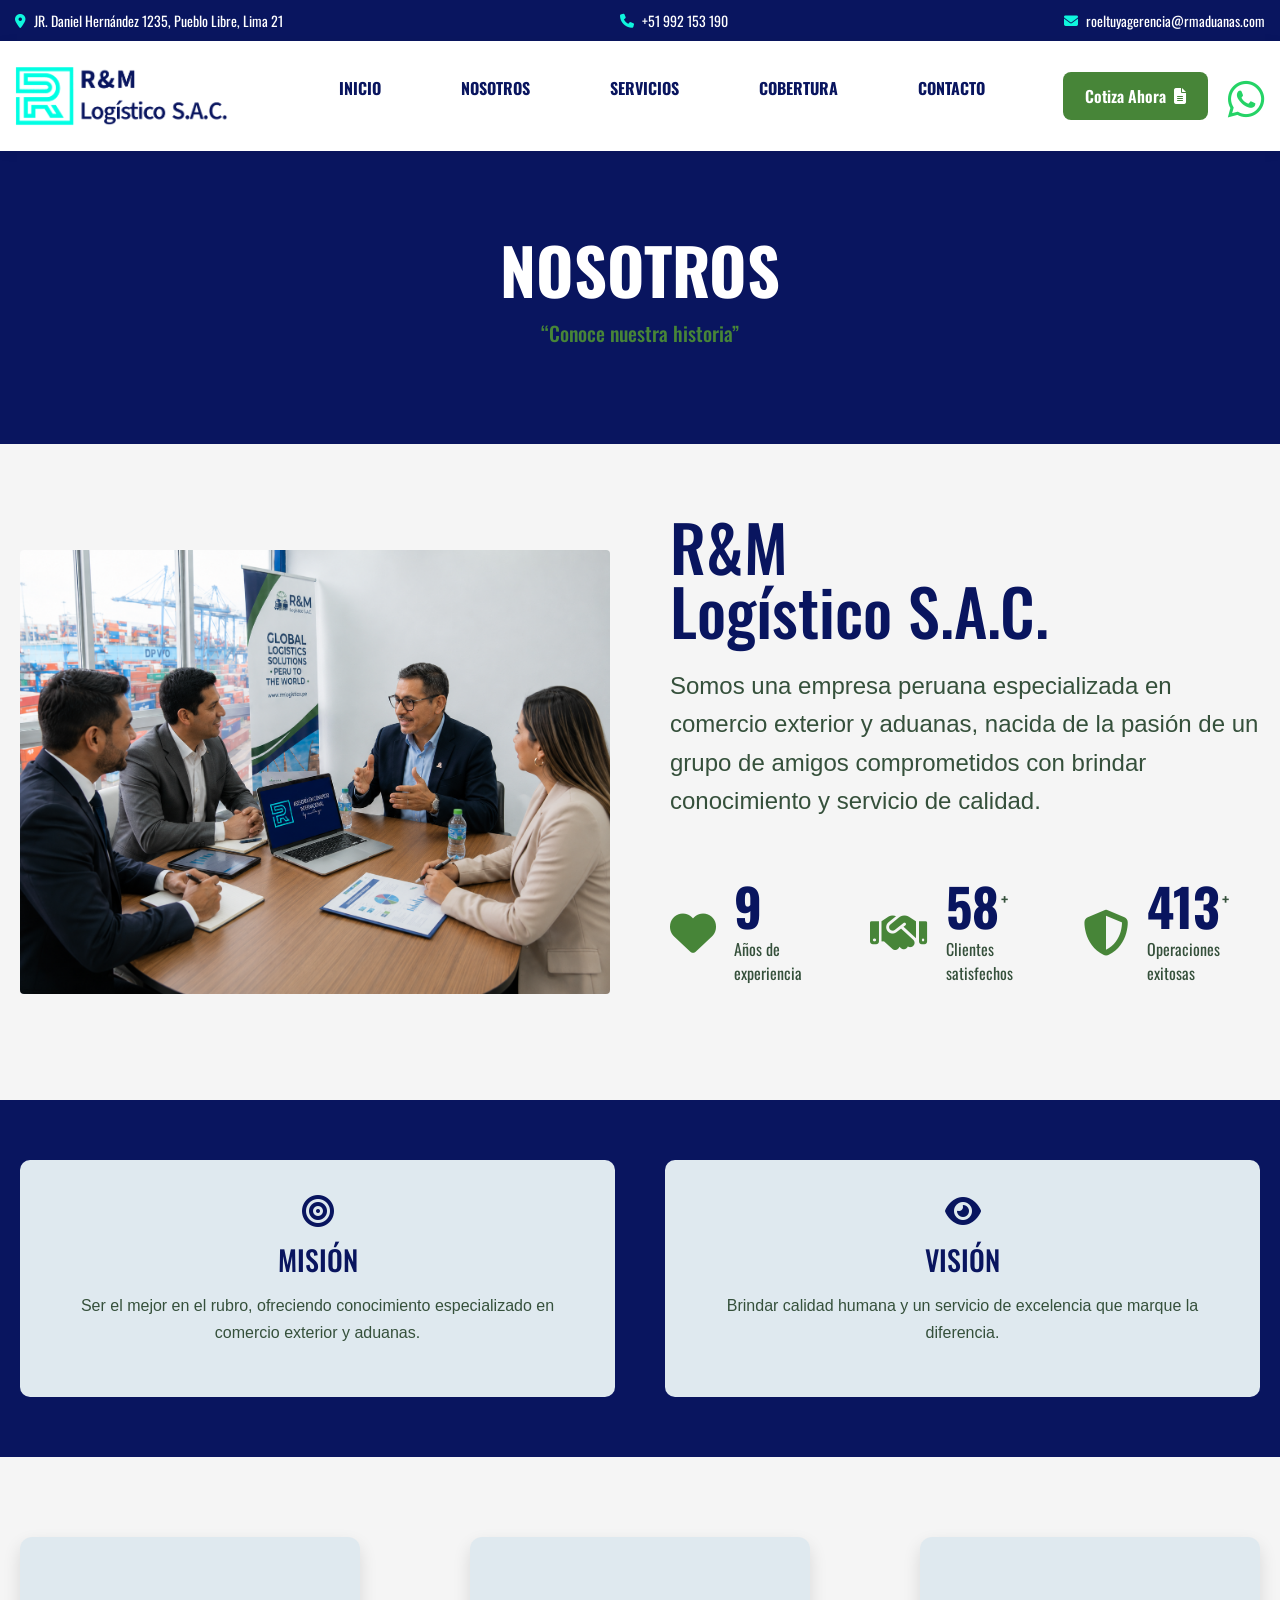
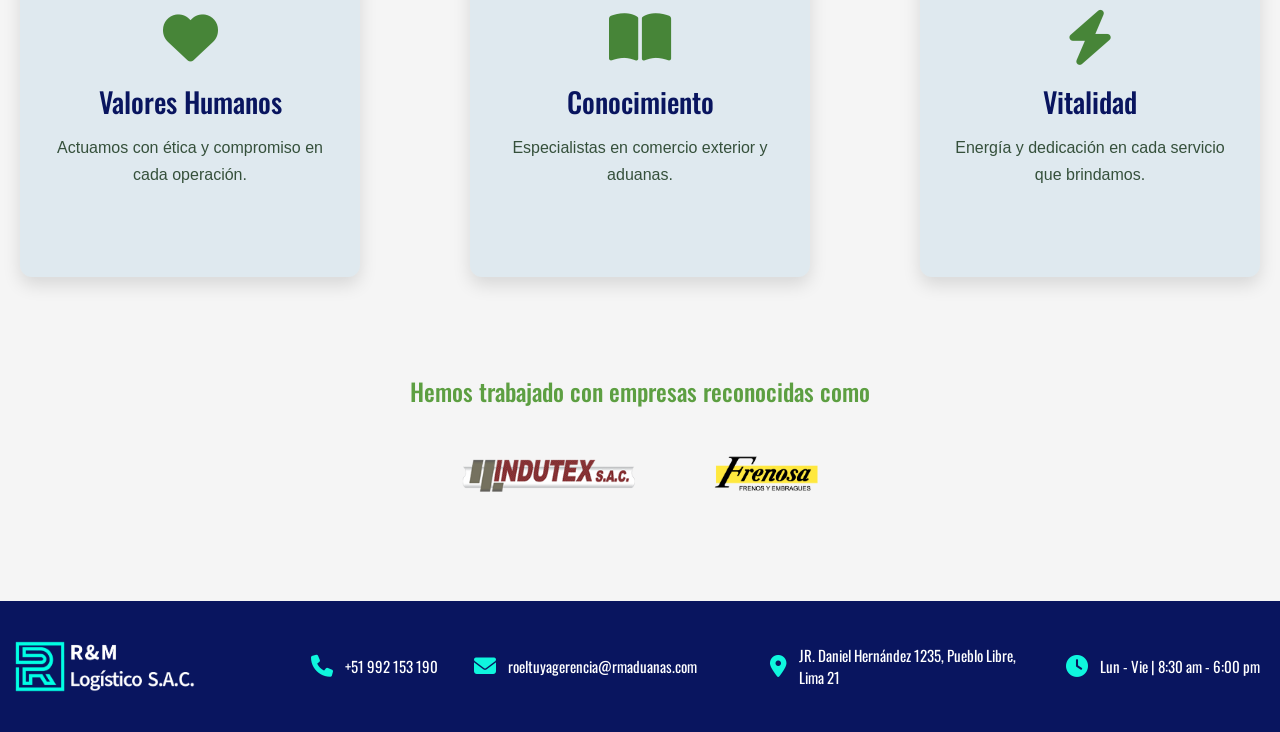
<file: nosotros.html>
<!doctype html>
<html lang="es">
  <head>
    <meta charset="UTF-8" />
    <meta name="viewport" content="width=device-width, initial-scale=1.0" />
    <title>
Nosotros | R&M Logístico SAC
</title>

<meta
  name="description"
  content="Conoce nuestra trayectoria, experiencia y compromiso brindando soluciones en comercio exterior, logística internacional y gestión aduanera."
/>

<link
  rel="canonical"
  href="https://www.rmaduanas.com/nosotros.html"
/>

<meta
  property="og:title"
  content="Nosotros | R&M Logístico SAC"
/>

<meta
  property="og:description"
  content="Conoce la historia y experiencia de R&M Logístico SAC."
/>

<meta
  property="og:url"
  content="https://www.rmaduanas.com/nosotros.html"
/>
    <!-- ************************  -->
    <!-- ************************  -->
    <!-- librerias externas -->
    <!-- Favicon -->
    <link rel="icon" href="assets/img/logo-rm-fondo.png" />

    <!-- Bootstrap -->
    <link
      href="https://cdn.jsdelivr.net/npm/bootstrap@5.3.7/dist/css/bootstrap.min.css"
      rel="stylesheet"
    />

    <!-- Google Fonts -->
    <link
      href="https://fonts.googleapis.com/css2?family=Oswald:wght@300;400;500;600;700&display=swap"
      rel="stylesheet"
    />

    <!-- Font Awesome -->
    <link
      rel="stylesheet"
      href="https://cdnjs.cloudflare.com/ajax/libs/font-awesome/6.7.2/css/all.min.css"
    />

    <!-- Conectar Estilos css -->
    <link rel="stylesheet" href="assets/css/nosotros.css" />
    <link rel="stylesheet" href="assets/css/styles.css" />
    <!-- ************************  -->
    <!-- ************************  -->
    
  </head>
  <body>
       <!-- HEADER -->
    <!-- HEADER SUPERIOR -->
    <header>
      <div class="top-bar">
        <div class="wrapper top-content">
          <div class="contact-item">
            <i class="fas fa-map-marker-alt"></i>
            <span>JR. Daniel Hernández 1235, Pueblo Libre, Lima 21</span>
          </div>

          <div class="contact-item">
            <i class="fas fa-phone"></i>
            <span>+51 992 153 190</span>
          </div>

          <div class="contact-item">
            <i class="fas fa-envelope"></i>
            <span>roeltuyagerencia@rmaduanas.com</span>
          </div>
        </div>
      </div>

      <!-- NAVBAR -->

      <nav class="navbar">
        <div class="wrapper navbar-content">
          <!-- LOGO -->
          <a href="index.html" class="logo">
            <img
              src="assets/img/logo-header.png"
              alt="Logo de R&M Logístico S.A.C"
            />
          </a>

          <!-- MENU -->
          <ul class="nav-links" id="navLinks">
            <li><a href="index.html">Inicio</a></li>

            <li><a href="nosotros.html">Nosotros</a></li>

            <li><a href="servicios.html">Servicios</a></li>

            <li><a href="cobertura.html">Cobertura</a></li>

            <li><a href="contacto.html">Contacto</a></li>
          </ul>

          <!-- BOTONES -->
          <div class="nav-buttons">
            <a href="cotiza.php" class="btn-cotizar">
              Cotiza Ahora
              <i class="fas fa-file-lines"></i>
            </a>
            <a
              href="https://wa.me/51992153190"
              target="_blank"
              class="btn-whatsapp"
              aria-label="WhatsApp"
            >
              <i class="fab fa-whatsapp"></i>
            </a>
          </div>
          <!-- HAMBURGUESA -->
          <button
            class="menu-toggle"
            id="menuToggle"
            aria-label="Abrir menú"
            aria-expanded="false"
            aria-controls="navLinks"
          >
            <i class="fas fa-bars"></i>
          </button>
        </div>
      </nav>
    </header>
    <main class="about-page">

  <!-- =========================================
       HERO INTERNO
  ========================================== -->
  <section class="about-hero">

    <div class="wrapper">

      <h1>NOSOTROS</h1>

      <p>“Conoce nuestra historia”</p>

    </div>

  </section>

  <!-- =========================================
       HISTORIA EMPRESA
  ========================================== -->
  <section class="about-history">

    <div class="wrapper about-history-container">

      <!-- IMAGEN -->
      <div class="about-history-image">

        <img
          src="assets/img/nosotros-equipo.png"
          alt="Equipo de profesionales de R&M Logístico SAC reunidos"
          loading="lazy"
        >

      </div>

      <!-- TEXTO -->
      <div class="about-history-content">

        <h2>
          R&amp;M
          <br>
          Logístico S.A.C.
        </h2>

        <p>
          Somos una empresa peruana especializada en
          comercio exterior y aduanas, nacida de la pasión
          de un grupo de amigos comprometidos con brindar
          conocimiento y servicio de calidad.
        </p>

        <div class="about-stats">

          <article class="about-stat">

            <i class="fas fa-heart"></i>

            <div>

              <strong class="counter" data-target="20">0</strong>

              <span>
                Años de experiencia
              </span>

            </div>

          </article>

          <article class="about-stat">

            <i class="fas fa-handshake"></i>

            <div>

  <div class="stat-number">
    <strong class="counter" data-target="140">0</strong>
    <span class="plus">+</span>
  </div>

  <span>Clientes satisfechos</span>

</div>

          </article>

          <article class="about-stat">

            <i class="fas fa-shield-alt"></i>

            <div>

  <div class="stat-number">
    <strong class="counter" data-target="1000">0</strong>
    <span class="plus">+</span>
  </div>

  <span>Operaciones exitosas</span>

</div>

          </article>

        </div>

      </div>

    </div>

  </section>

  <!-- =========================================
       MISIÓN Y VISIÓN
  ========================================== -->
  <section class="mission-vision">

    <div class="wrapper mission-vision-container">

      <!-- MISIÓN -->

      <article class="mv-card">

        <div class="mv-icon">

          <i class="fas fa-bullseye"></i>

        </div>

        <h3>MISIÓN</h3>

        <p>
          Ser el mejor en el rubro, ofreciendo
          conocimiento especializado en comercio
          exterior y aduanas.
        </p>

      </article>

      <!-- VISIÓN -->

      <article class="mv-card">

        <div class="mv-icon">

          <i class="fas fa-eye"></i>

        </div>

        <h3>VISIÓN</h3>

        <p>
          Brindar calidad humana y un servicio
          de excelencia que marque la diferencia.
        </p>

      </article>

    </div>

  </section>

  <!-- =========================================
       VALORES
  ========================================== -->
 


      <section class="values-section">
  <div class="wrapper values-container">

    <!-- TARJETA 1 -->
    <article class="value-card">

      <div class="value-card-inner">

        <!-- FRENTE -->
        <div class="value-card-front">

          <i class="fas fa-heart"></i>

          <h3>Valores Humanos</h3>

          <p>
            Actuamos con ética y compromiso
            en cada operación.
          </p>

        </div>

        <!-- ATRÁS -->
        <div class="value-card-back">

          <img
            src="assets/img/valor-humano.png"
            alt="Valores humanos en R&M Logístico"
          >

        </div>

      </div>

    </article>

    <!-- TARJETA 2 -->
    <article class="value-card">

      <div class="value-card-inner">

        <div class="value-card-front">

          <i class="fas fa-book-open"></i>

          <h3>Conocimiento</h3>

          <p>
            Especialistas en comercio
            exterior y aduanas.
          </p>

        </div>

        <div class="value-card-back">

          <img
            src="assets/img/conocimiento.png"
            alt="Especialistas en comercio exterior"
          >

        </div>

      </div>

    </article>

    <!-- TARJETA 3 -->
    <article class="value-card">

      <div class="value-card-inner">

        <div class="value-card-front">

          <i class="fas fa-bolt"></i>

          <h3>Vitalidad</h3>

          <p>
            Energía y dedicación en cada
            servicio que brindamos.
          </p>

        </div>

        <div class="value-card-back">

          <img
            src="assets/img/vitalidad.png"
            alt="Vitalidad y energía en el servicio"
          >

        </div>

      </div>

    </article>

  </div>
</section>
  <!-- =========================================
       CLIENTES
  ========================================== -->
  <section class="clients-section">

    <div class="wrapper">

      <h2>
        Hemos trabajado con empresas
        reconocidas como
      </h2>

      <div class="clients-logos">

        <img
          src="assets/img/cliente-indutex.png"
          alt="Logo Indutex"
          loading="lazy"
        >

        <img
          src="assets/img/cliente-frenosa.png"
          alt="Logo Frenosa"
          loading="lazy"
        >

      </div>

    </div>

  </section>

</main>
<!-- PIE DE PÁGINA -->
    <footer>
      <div class="wrapper footer-container">
        <div class="footer-logo">
          <!-- <link rel="icon" href="assets/img/logo-rm.png"> -->
          <img
            src="assets/img/logo-footer.png"
            alt="Logo R&M Logístico S.A.C"
          />
        </div>

        <div class="footer-item">
          <i class="fas fa-phone"></i>

          <span>+51 992 153 190</span>
        </div>

        <div class="footer-item">
          <i class="fas fa-envelope"></i>

          <span>roeltuyagerencia@rmaduanas.com</span>
        </div>

        <div class="footer-item">
          <i class="fas fa-map-marker-alt"></i>

          <span> JR. Daniel Hernández 1235, Pueblo Libre, Lima 21 </span>
        </div>

        <div class="footer-item">
          <i class="fas fa-clock"></i>

          <span> Lun - Vie | 8:30 am - 6:00 pm </span>
        </div>
      </div>
    </footer>
    <!-- Conectar JS -->
    <script src="assets/js/nosotros.js"></script>
    <script src="assets/js/main.js"></script>

  </body>
</html>
</file>
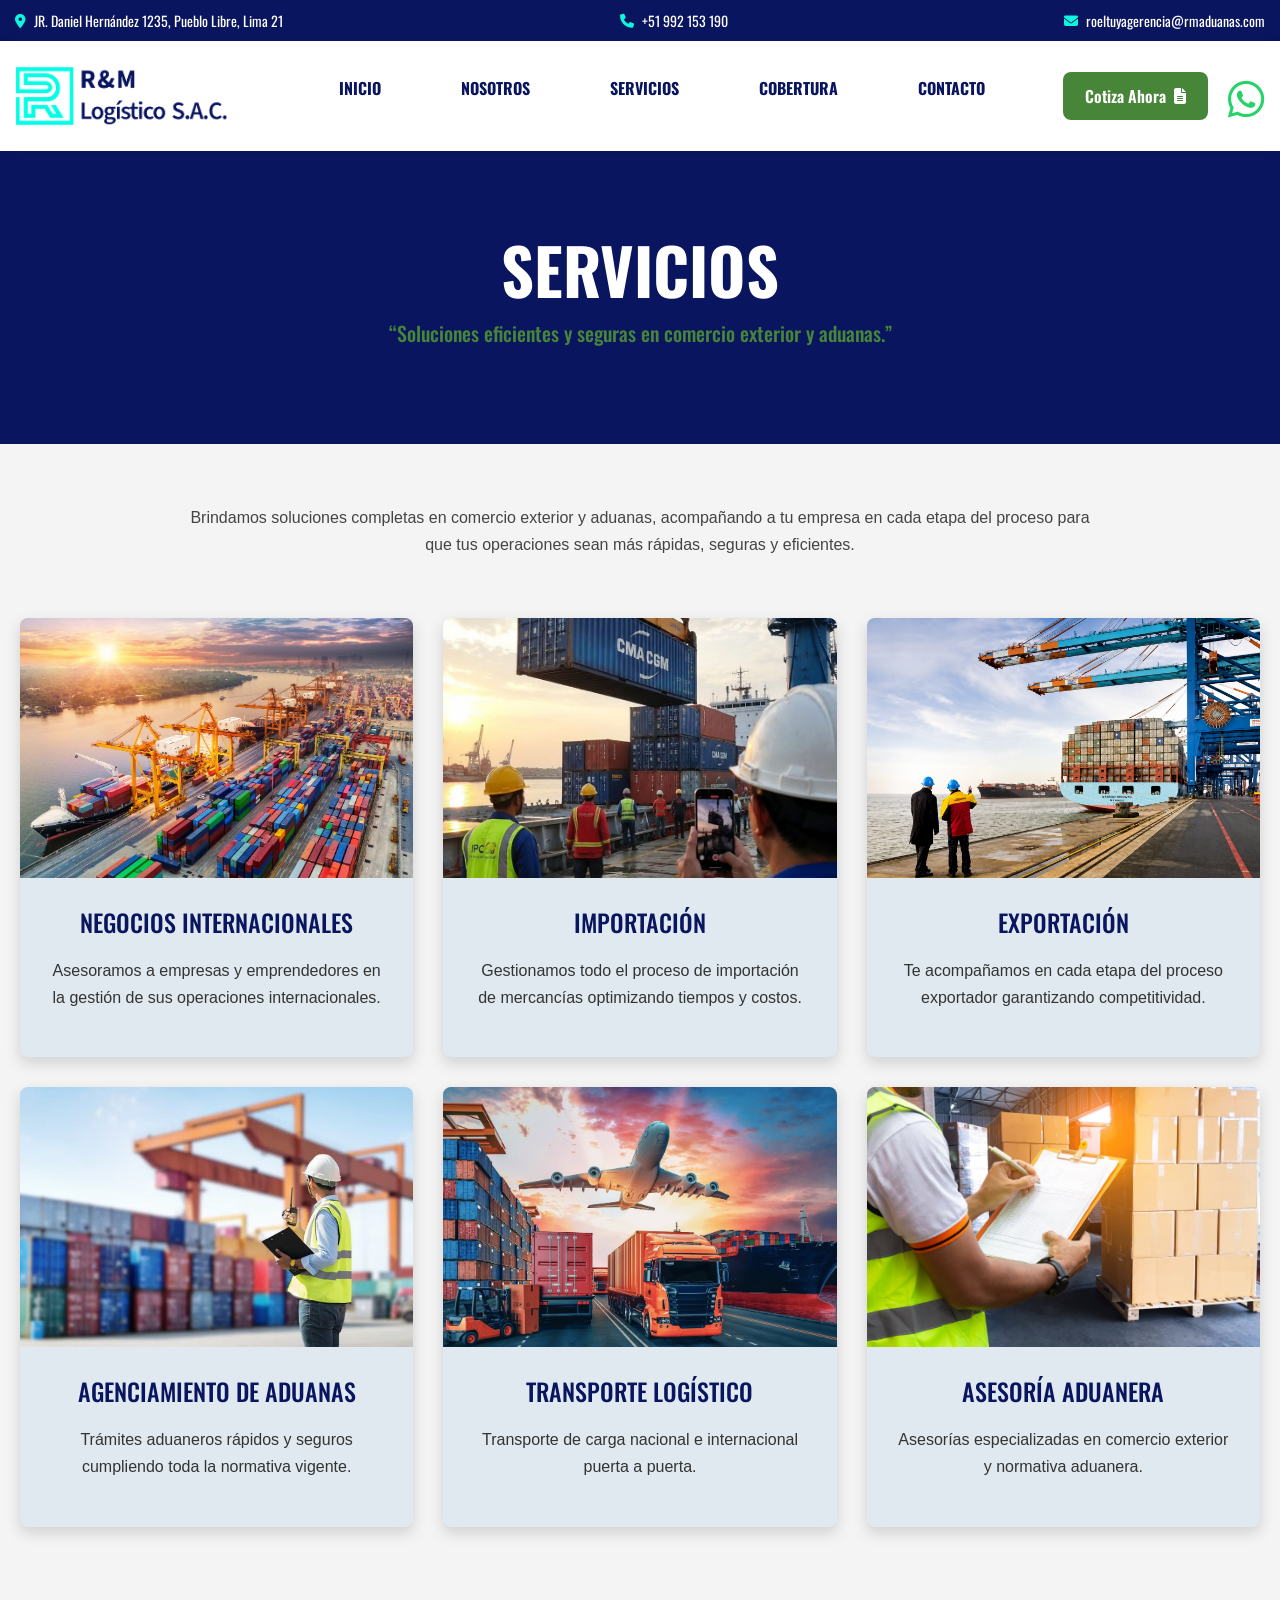
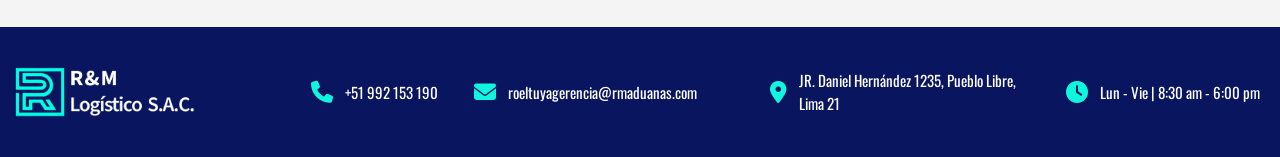
<file: servicios.html>
<!DOCTYPE html>
<html lang="es">
<head>
    <meta charset="UTF-8">
    <meta name="viewport" content="width=device-width, initial-scale=1.0">
    <title>
Servicios de Comercio Exterior y Aduanas | R&M Logístico SAC
</title>

<meta
  name="description"
  content="Servicios de importación, exportación, despacho aduanero, transporte internacional, asesoría logística y comercio exterior."
/>

<meta
  name="keywords"
  content="servicios aduaneros, importación, exportación, despacho de aduanas, logística internacional, comercio exterior"
/>

<link
  rel="canonical"
  href="https://www.rmaduanas.com/servicios.html"
/>

<meta
  property="og:title"
  content="Servicios | R&M Logístico SAC"
/>

<meta
  property="og:description"
  content="Soluciones integrales para importación, exportación y gestión aduanera."
/>

<meta
  property="og:url"
  content="https://www.rmaduanas.com/servicios.html"
/>
    <!-- ************************  -->
    <!-- ************************  -->
    <!-- librerias externas -->
    <!-- Favicon -->
    <link rel="icon" href="assets/img/logo-rm-fondo.png" />

    <!-- Bootstrap -->
    <link
      href="https://cdn.jsdelivr.net/npm/bootstrap@5.3.7/dist/css/bootstrap.min.css"
      rel="stylesheet"
    />

    <!-- Google Fonts -->
    <link
      href="https://fonts.googleapis.com/css2?family=Oswald:wght@300;400;500;600;700&display=swap"
      rel="stylesheet"
    />

    <!-- Font Awesome -->
    <link
      rel="stylesheet"
      href="https://cdnjs.cloudflare.com/ajax/libs/font-awesome/6.7.2/css/all.min.css"
    />
    <!-- Conectar Estilos css -->
    <link rel="stylesheet" href="assets/css/servicios.css" />
    <link rel="stylesheet" href="assets/css/styles.css" />
    <!-- ************************  -->
    <!-- ************************  -->
</head>
<body>
           <!-- HEADER -->
    <!-- HEADER SUPERIOR -->
    <header>
      <div class="top-bar">
        <div class="wrapper top-content">
          <div class="contact-item">
            <i class="fas fa-map-marker-alt"></i>
            <span>JR. Daniel Hernández 1235, Pueblo Libre, Lima 21</span>
          </div>

          <div class="contact-item">
            <i class="fas fa-phone"></i>
            <span>+51 992 153 190</span>
          </div>

          <div class="contact-item">
            <i class="fas fa-envelope"></i>
            <span>roeltuyagerencia@rmaduanas.com</span>
          </div>
        </div>
      </div>

      <!-- NAVBAR -->

      <nav class="navbar">
        <div class="wrapper navbar-content">
          <!-- LOGO -->
          <a href="index.html" class="logo">
            <img
              src="assets/img/logo-header.png"
              alt="Logo de R&M Logístico S.A.C"
            />
          </a>

          <!-- MENU -->
          <ul class="nav-links" id="navLinks">
            <li><a href="index.html">Inicio</a></li>

            <li><a href="nosotros.html">Nosotros</a></li>

            <li><a href="servicios.html">Servicios</a></li>

            <li><a href="cobertura.html">Cobertura</a></li>

            <li><a href="contacto.html">Contacto</a></li>
          </ul>

          <!-- BOTONES -->
          <div class="nav-buttons">
            <a href="cotiza.php" class="btn-cotizar">
              Cotiza Ahora
              <i class="fas fa-file-lines"></i>
            </a>
            <a
              href="https://wa.me/51992153190"
              target="_blank"
              class="btn-whatsapp"
              aria-label="WhatsApp"
            >
              <i class="fab fa-whatsapp"></i>
            </a>
          </div>
          <!-- HAMBURGUESA -->
          <button
            class="menu-toggle"
            id="menuToggle"
            aria-label="Abrir menú"
            aria-expanded="false"
            aria-controls="navLinks"
          >
            <i class="fas fa-bars"></i>
          </button>
        </div>
      </nav>
    </header>
   <main class="services-page">

  <!-- HERO -->
  <section class="services-hero">

    <div class="wrapper">

      <h1>SERVICIOS</h1>

      <p>
        “Soluciones eficientes y seguras en comercio exterior y aduanas.”
      </p>

    </div>

  </section>

  <!-- INTRO -->
  <section class="services-intro">

    <div class="wrapper">

      <!-- <h2>
        CONOCIMIENTO Y EXPERIENCIA
      </h2> -->

      <p>
        Brindamos soluciones completas en comercio exterior y aduanas,
        acompañando a tu empresa en cada etapa del proceso para que tus
        operaciones sean más rápidas, seguras y eficientes.
      </p>

    </div>

  </section>

  <!-- SERVICIOS -->
  <section class="services-grid-section">

    <div class="wrapper services-grid">

      <!-- 1 -->
      <article class="service-box">

        <img
          src="assets/img/servicios/servicio-negocios.jpg"
          alt="Negocios internacionales"
          loading="lazy"
        >

        <div class="service-content">

          <h3>
            NEGOCIOS INTERNACIONALES
          </h3>

          <p>
            Asesoramos a empresas y emprendedores en la gestión
            de sus operaciones internacionales.
          </p>

        </div>

      </article>

      <!-- 2 -->
      <article class="service-box">

        <img
          src="assets/img/servicios/servicio-importacion.jpg"
          alt="Importación"
          loading="lazy"
        >

        <div class="service-content">

          <h3>
            IMPORTACIÓN
          </h3>

          <p>
            Gestionamos todo el proceso de importación
            de mercancías optimizando tiempos y costos.
          </p>

        </div>

      </article>

      <!-- 3 -->
      <article class="service-box">

        <img
          src="assets/img/servicios/servicio-exportacion.jpg"
          alt="Exportación"
          loading="lazy"
        >

        <div class="service-content">

          <h3>
            EXPORTACIÓN
          </h3>

          <p>
            Te acompañamos en cada etapa del proceso
            exportador garantizando competitividad.
          </p>

        </div>

      </article>

      <!-- 4 -->
      <article class="service-box">

        <img
          src="assets/img/servicios/servicio-aduanas.jpg"
          alt="Agenciamiento de aduanas"
          loading="lazy"
        >

        <div class="service-content">

          <h3>
            AGENCIAMIENTO DE ADUANAS
          </h3>

          <p>
            Trámites aduaneros rápidos y seguros
            cumpliendo toda la normativa vigente.
          </p>

        </div>

      </article>

      <!-- 5 -->
      <article class="service-box">

        <img
          src="assets/img/servicios/servicio-transporte.jpg"
          alt="Transporte logístico"
          loading="lazy"
        >

        <div class="service-content">

          <h3>
            TRANSPORTE LOGÍSTICO
          </h3>

          <p>
            Transporte de carga nacional e internacional
            puerta a puerta.
          </p>

        </div>

      </article>

      <!-- 6 -->
      <article class="service-box">

        <img
          src="assets/img/servicios/servicio-asesoria.jpg"
          alt="Asesoría aduanera"
          loading="lazy"
        >

        <div class="service-content">

          <h3>
            ASESORÍA ADUANERA
          </h3>

          <p>
            Asesorías especializadas en comercio exterior
            y normativa aduanera.
          </p>

        </div>

      </article>

    </div>

  </section>

</main>
    <!-- PIE DE PÁGINA -->
    <footer>
      <div class="wrapper footer-container">
        <div class="footer-logo">
          <!-- <link rel="icon" href="assets/img/logo-rm.png"> -->
          <img
            src="assets/img/logo-footer.png"
            alt="Logo R&M Logístico S.A.C"
          />
        </div>

        <div class="footer-item">
          <i class="fas fa-phone"></i>

          <span>+51 992 153 190</span>
        </div>

        <div class="footer-item">
          <i class="fas fa-envelope"></i>

          <span>roeltuyagerencia@rmaduanas.com</span>
        </div>

        <div class="footer-item">
          <i class="fas fa-map-marker-alt"></i>

          <span> JR. Daniel Hernández 1235, Pueblo Libre, Lima 21 </span>
        </div>

        <div class="footer-item">
          <i class="fas fa-clock"></i>

          <span> Lun - Vie | 8:30 am - 6:00 pm </span>
        </div>
      </div>
    </footer>
      <!-- Conectar JS -->
    <script src="assets/js/servicios.js"></script>
    <script src="assets/js/main.js"></script>
</body>
</html>
</file>
<file: assets/css/styles.css>
/** =======================================
             APARTADO DE INCIO 
======================================= **/

/* ===========================
   RESET
=========================== */

* {
  margin: 0;
  padding: 0;
  box-sizing: border-box;
}

body {
  font-family: "Oswald", sans-serif;
}

a {
  text-decoration: none;
}

ul {
  list-style: none;
}

img {
  max-width: 100%;
}

/* ===========================
   VARIABLES
=========================== */

:root {
  --azul: #09155F;
  --verdeOscuro:#E9F6FE;
  --verde: #478538;
  --verdeClaro:#E9F6FE;
  --celeste: #0FF6DE;
  --gris: #E9F6FE;
  --blanco: #ffffff;
;
}

/* ===========================
   CONTENEDOR
=========================== */

/* .container{
    width:90%;
    max-width:1200px;
    margin:auto;
} */

.wrapper {
  width: 100%;
  max-width: 1400px;
  margin: 0 auto;
}
/* ===========================
   TOP BAR
=========================== */

.top-bar {
  background: var(--azul);
  color: white;
  padding: 10px 15px;
  font-size: 14px;
}

.top-content {
  display: flex;
  justify-content: space-between;
  align-items: center;
  gap: 20px;
  flex-wrap: wrap;
}

.contact-item {
  display: flex;
  align-items: center;
  gap: 8px;
}

.contact-item i {
  color: var(--celeste);
}

/* ===========================
   NAVBAR
=========================== */

.navbar {
  background: white;
  box-shadow: 0 2px 10px rgba(0, 0, 0, 0.08);
  position: relative;
  padding: 10px 15px;
  /*padding:0;*/
}

.navbar-content {
  display: flex;
  justify-content: space-between;
  align-items: center;
  /*padding:15px 15px;*/
  min-height: 90px;
  /*padding:0 15px;*/
}

.logo img {
  height: 60px;
}

.nav-links {
  display: flex;
  gap: 80px;
}

.nav-links a {
  color: var(--azul);
  font-weight: 700;
  text-transform: uppercase;
  transition: 0.3s;
}

.nav-links a:hover {
  color: var(--verde);
}

.nav-buttons {
  display: flex;
  align-items: center;
  gap: 20px;
}

.btn-cotizar {
  background: var(--verde);
  color: white;
  padding: 12px 22px;
  border-radius: 8px;
  font-weight: 600;
  display: flex;
  align-items: center;
  gap: 8px;
}

.btn-whatsapp {
  font-size: 42px;
  color: #25d366;
}

.menu-toggle {
  display: none;
  background: none;
  border: none;
  font-size: 28px;
  color: var(--azul);
  cursor: pointer;
}

/* ===========================
   FOOTER
=========================== */

footer {
  background: var(--azul);
  color: white;
  padding: 40px 15px;
}

.footer-container {
  /*max-width:1300px;*/ /*desc*/
  margin: auto;

  display: grid;
  grid-template-columns: 2fr 1fr 2fr 2fr 1.5fr;

  gap: 30px;
  align-items: center;
  font-size: 15px;
}

.footer-logo img {
  width: 180px;
}

.footer-item {
  display: flex;
  align-items: center;
  gap: 12px;
}

.footer-item i {
  color: var(--celeste);
  font-size: 22px;
}

/* ===========================
   RESPONSIVE
=========================== */

@media (max-width: 992px) {
  .nav-links {
    position: absolute;
    top: 100%;
    left: 0;
    width: 100%;
    background: white;

    display: none;
    flex-direction: column;
    gap: 0;

    box-shadow: 0 8px 20px rgba(0, 0, 0, 0.08);

    z-index: 999;
  }

  .nav-links li {
    border-top: 1px solid #eee;
  }

  .nav-links a {
    display: block;
    padding: 18px 24px;
  }

  .nav-links.active {
    display: flex;
  }

  .menu-toggle {
    display: block;
  }

  .nav-buttons {
    display: none;
  }

  .footer-container {
    grid-template-columns: 1fr;
    text-align: center;
  }

  .footer-item {
    justify-content: center;
  }

  .footer-logo {
    text-align: center;
  }

  .navbar-content {
    min-height: 80px;
  }
}

@media (max-width: 768px) {
  .top-content {
    flex-direction: column;
  }

  .logo img {
    height: 55px;
  }
}

/*==================================================
HERO
==================================================*/

.hero {
  background: var(--azul);
  overflow: hidden;
}

/* El hero ya no usa el wrapper limitado */
.hero-content {
  display: grid;
  grid-template-columns: 48% 52%;
  min-height: 700px;

  max-width: none;
  width: 100%;
}

/* TEXTO */
.hero-text {
  padding: 80px 70px 80px 8%;
  display: flex;
  flex-direction: column;
  justify-content: center;

  color: var(--blanco);

  background: var(--azul);
  position: relative;
  z-index: 2;
}
/*verdadero*/
/* .hero-subtitle,
.section-subtitle {
    display: inline-block;
    color: var(--verde);
    font-size: 15px;
    font-weight: 600;
    letter-spacing: 1px;
    text-transform: uppercase;
    margin-bottom: 20px;
} */
.hero-subtitle {
  display: inline-block;
  color: var(--verde);
  font-size: 15px;
  font-weight: 600;
  letter-spacing: 1px;
  text-transform: uppercase;
  margin-bottom: 20px;
}
.section-subtitle {
  display: inline-block;
  color: var(--verde);
  font-size: 25px;
  font-weight: 600;
  letter-spacing: 1px;
  text-transform: uppercase;
  margin-bottom: 20px;
}
.hero h1 {
  font-size: 64px;
  line-height: 1.15;
  font-weight: 700;
  text-transform: uppercase;
  margin-bottom: 30px;
}

.hero p {
  font-family: "Poppins", sans-serif;
  font-size: 17px;
  line-height: 1.9;
  max-width: 560px;
  margin-bottom: 40px;
}

/* BOTONES */

.hero-buttons {
  display: flex;
  gap: 20px;
  flex-wrap: wrap;
}
.hero-buttons a {
  background: var(--verde);
  color: white;
  padding: 12px 22px;
  border-radius: 8px;
  font-weight: 600;
}

/* IMAGEN */

.hero-image {
  position: relative;
  overflow: hidden;
}

.hero-image img {
  width: 100%;
  height: 100%;
  object-fit: cover;
  display: block;
}

/* DEGRADADO */

.hero-image-overlay {
  position: absolute;
  inset: 0;

  background: linear-gradient(
    90deg,
    rgba(8, 25, 107, 0.95) 0%,
    rgba(8, 25, 107, 0.7) 12%,
    rgba(8, 25, 107, 0.35) 22%,
    rgba(8, 25, 107, 0) 35%
  );

  pointer-events: none;
}

/*==================================================
BENEFICIOS
==================================================*/

.benefits {
  background: var(--azul);
  border-top: 1px solid rgba(255, 255, 255, 0.08);
}

/* .benefits-container {
  display: grid;
  grid-template-columns: repeat(4,1fr);
} */

/*==================================================
BENEFICIOS SLIDER INFINITO
==================================================*/

.benefits {
  background: var(--azul);
  overflow: hidden;
  border-top: 1px solid rgba(255, 255, 255, 0.08);
}

.benefits-slider {
  width: 100%;
  overflow: hidden;
}

.benefits-track {
  display: flex;
  width: max-content;
  animation: benefitsScroll 25s linear infinite;
}

.benefits-track:hover {
  animation-play-state: paused;
}

.benefit-item {
  width: 350px;
  min-width: 350px;

  padding: 35px 25px;

  display: flex;
  align-items: center;
  gap: 18px;

  color: var(--blanco);
}

.benefit-icon {
  width: 65px;
  height: 65px;

  border-radius: 50%;

  display: flex;
  justify-content: center;
  align-items: center;

  background: rgba(255, 255, 255, 0.08);
  flex-shrink: 0;
}

.benefit-icon i {
  color: var(--verde);
  font-size: 28px;
}

.benefit-item h2 {
  font-size: 20px;
  margin-bottom: 6px;
}

.benefit-item p {
  font-family: "Poppins", sans-serif;
  font-size: 14px;
  color: rgba(255, 255, 255, 0.85);
}

@keyframes benefitsScroll {
  from {
    transform: translateX(0);
  }

  to {
    transform: translateX(-50%);
  }
}

.benefit-item {
  padding: 35px 25px;
  display: flex;
  gap: 18px;
  align-items: center;
  color: var(--blanco);
}

.benefit-icon {
  width: 65px;
  height: 65px;
  background: rgba(255, 255, 255, 0.08);
  border-radius: 50%;
  display: flex;
  justify-content: center;
  align-items: center;
}

.benefit-icon i {
  color: var(--verde);
  font-size: 28px;
}

.benefit-item h2 {
  font-size: 20px;
  margin-bottom: 6px;
}

.benefit-item p {
  font-family: "Poppins", sans-serif;
  font-size: 14px;
  color: rgba(255, 255, 255, 0.85);
}

@media (max-width: 768px) {
  .benefit-item {
    width: 280px;
    min-width: 280px;
  }

  .benefits-track {
    animation-duration: 18s;
  }
}
/*==================================================
SECCIONES GENERALES
==================================================*/

.services,
.coverage {
  padding: 100px 15px;
}

.section-header {
  text-align: center;
  margin-bottom: 60px;
}

.section-header h2 {
  color: var(--azul);
  font-size: 46px;
  margin-bottom: 25px;
}

/*==================================================
SERVICIOS
==================================================*/

.services-grid {
  display: grid;
  grid-template-columns: repeat(3, 1fr);
  gap: 30px;
}

.service-card {
  background: var(--blanco);
  padding: 45px 35px;
  border-radius: 16px;
  text-align: center;
  box-shadow: 0 10px 35px rgba(0, 0, 0, 0.08);
  transition: all 0.3s ease;
}

.service-card:hover {
  transform: translateY(-10px);
}

.service-card i {
  color: var(--verde);
  font-size: 50px;
  margin-bottom: 25px;
}

.service-card h3 {
  color: var(--azul);
  font-size: 24px;
  margin-bottom: 15px;
}

.service-card p {
  font-family: "Poppins", sans-serif;
  color: #666;
  line-height: 1.8;
}

/*==================================================
SOBRE NOSOTROS
==================================================*/

.about {
  background: var(--azul);
  padding: 100px 15px;
}

.about-content {
  display: grid;
  grid-template-columns: 1fr 1fr;
  gap: 70px;
  align-items: center;
}

.about-image img {
  width: 100%;
  border-radius: 18px;
  display: block;
}

.about-text {
  color: var(--blanco);
}

.about-text h2 {
  font-size: 52px;
  margin-bottom: 25px;
}

.about-text p {
  font-family: "Poppins", sans-serif;
  line-height: 1.9;
  margin-bottom: 45px;
  color: rgba(255, 255, 255, 0.9);
}

.about-stats {
  display: flex;
  gap: 30px;
  /*flex-wrap: wrap;*/  /* descomentar */
  margin-bottom: 45px;
}

.stat-item h3 {
  color: var(--verde);
  font-size: 48px;
}

.stat-item span {
  display: block;
  font-family: "Poppins", sans-serif;
  margin-top: 10px;
}

.stat-item {
    display: flex;
    align-items: center;
    gap: 18px;
}

.stat-icon {
    font-size: 50px;
    color: #a7d86c; /* verde claro */
}

.stat-content h3 {
    color: #fff;
    font-size: 32px;
    font-weight: 700;
    margin: 0;
    line-height: 1;
}

.stat-content span {
    color: #fff;
    font-size: 18px;
    display: block;
    margin-top: 5px;
}

/* Responsive */
@media (max-width: 768px) {
    .about-stats {
        flex-direction: column;
        align-items: flex-start;
        gap: 25px;
    }

    .stat-icon {
        font-size: 40px;
    }

    .stat-content h3 {
        font-size: 28px;
    }
}
/*==================================================
COBERTURA
==================================================*/

.coverage-grid {
  display: grid;
  grid-template-columns: repeat(4, 1fr);
  gap: 30px;
}

.coverage-card {
  background: var(--blanco);
  padding: 50px 30px;
  text-align: center;
  border-radius: 16px;
  box-shadow: 0 10px 30px rgba(0, 0, 0, 0.08);
  transition: all 0.3s ease;
}

.coverage-card:hover {
  transform: translateY(-8px);
}

.coverage-card i {
  color: var(--verde);
  font-size: 52px;
  margin-bottom: 25px;
}

.coverage-card h3 {
  color: var(--azul);
  font-size: 24px;
}

/*==================================================
RESPONSIVE
==================================================*/

@media (max-width: 1200px) {
  .hero h1 {
    font-size: 54px;
  }

  .section-header h2,
  .about-text h2 {
    font-size: 40px;
  }
}

@media (max-width: 992px) {
  /* .hero-content,
  .about-content {
    grid-template-columns: 1fr;
  }

  .hero-image {
    order: 1;
  }

  .hero-text {
    order: 2;
    text-align: center;
    align-items: center;
    padding: 60px 30px;
  } */

  .hero-content,
  .about-content {
    grid-template-columns: 1fr;
  }

  .hero-image {
    order: 1;
    min-height: 420px;
  }

  .hero-text {
    order: 2;
    text-align: center;
    align-items: center;
    padding: 60px 30px;
  }

  .hero-image-overlay {
    background: linear-gradient(
      180deg,
      rgba(8, 25, 107, 0.85) 0%,
      rgba(8, 25, 107, 0.45) 35%,
      rgba(8, 25, 107, 0) 70%
    );
  }

  .services-grid {
    grid-template-columns: repeat(2, 1fr);
  }

  .benefits-container {
    grid-template-columns: repeat(2, 1fr);
  }

  .coverage-grid {
    grid-template-columns: repeat(2, 1fr);
  }

  .about-text {
    text-align: center;
  }

  .about-stats {
    justify-content: center;
  }
}

@media (max-width: 768px) {
  .hero h1 {
    font-size: 42px;
  }

  .hero p {
    font-size: 16px;
  }

  .section-header h2,
  .about-text h2 {
    font-size: 34px;
  }

  .services-grid,
  .coverage-grid {
    grid-template-columns: 1fr;
  }
}

@media (max-width: 576px) {
  .hero-content {
    min-height: auto;
  }

  .hero-text {
    padding: 50px 20px;
  }

  .hero h1 {
    font-size: 34px;
  }

  .hero-buttons {
    flex-direction: column;
    width: 100%;
  }

  .btn-principal,
  .btn-secundario {
    width: 100%;
    text-align: center;
  }

  .benefits-container {
    grid-template-columns: 1fr;
  }

  .benefit-item {
    flex-direction: column;
    text-align: center;
  }

  .section-header h2,
  .about-text h2 {
    font-size: 28px;
  }

  .stat-item h3 {
    font-size: 38px;
  }
}
</file>
<file: assets/css/cobertura.css>
/* ===================================
COBERTURA
=================================== */

/* ==========================================
   COBERTURA
========================================== */

.coverage-page {
  background: #f5f5f5;
}

/* HERO */

.coverage-hero {
  background: var(--azul);
  text-align: center;
  padding: 80px 20px;
}

.coverage-hero h1 {
  color: white;
  font-size: 64px;
  font-weight: 700;
  margin-bottom: 10px;
  text-transform: uppercase;
}

.coverage-hero p {
    color: var(--verde);
    font-size: 20px;
    font-weight: 500;
}

/* .coverage-hero-content {
  display: grid;
  grid-template-columns: 1fr 1.1fr;
  align-items: stretch;
} */

.coverage-text {
  padding: 90px 70px;
  color: white;
  display: flex;
  flex-direction: column;
  justify-content: center;
}

.coverage-text h1 {
  font-size: 72px;
  margin-bottom: 20px;
}

.coverage-text h2 {
  color: var(--verde);
  font-size: 24px;
  margin-bottom: 25px;
}

.coverage-text p {
  max-width: 500px;
  font-size: 20px;
  line-height: 1.7;
}

.coverage-image img {
  width: 100%;
  height: 100%;
  object-fit: cover;
  display: block;
}

/* INTRO */

.coverage-intro {
  text-align: center;
  padding: 60px 20px 20px;
}

.coverage-intro span {
  color: var(--verde);
  font-size: 20px;
  font-weight: 600;
}

.coverage-intro h2 {
  color: var(--azul);
  font-size: 58px;
  margin-top: 10px;
}

.coverage-intro p {
    max-width: 900px;
    margin: auto;
    line-height: 1.7;
    color: #444;
    font-family: "Poppins", sans-serif;
}

/* GRID */

.coverage-services {
  padding: 40px 20px 100px;
}

.coverage-grid {
  display: grid;
  grid-template-columns: repeat(2,1fr);
  gap: 50px;
}

/* CARD */

.coverage-card {
  background: #dfe9ef;
  border-radius: 10px;
  overflow: hidden;
  box-shadow: 0 8px 20px rgba(0,0,0,.15);
  transition: .4s;
}

.coverage-card:hover {
  transform: translateY(-10px);
}

.coverage-card img {
  width: 100%;
  height: 260px;
  object-fit: cover;
  border-radius: 8px;
}

.coverage-card-content {
  padding: 35px;
  text-align: center;
}

.coverage-card-content h3 {
  color: var(--azul);
  font-size: 24px;
  margin-bottom: 15px;
}

.coverage-card-content p {
  color: #333;
  line-height: 1.7;
  font-family: "Poppins", sans-serif;
}

/* ANIMACIÓN */

.coverage-card {
  opacity: 0;
  transform: translateY(50px);
}

.coverage-card.show {
  opacity: 1;
  transform: translateY(0);
  transition: .8s ease;
  /* background-color: #DFE9EF; */
}

/* TABLET */

@media (max-width: 992px) {

  .coverage-hero-content {
    grid-template-columns: 1fr;
  }

  .coverage-text {
    text-align: center;
    align-items: center;
    padding: 60px 30px;
  }

  .coverage-grid {
    grid-template-columns: 1fr;
  }

  .coverage-intro h2 {
    font-size: 42px;
  }

}

/* MOBILE */

@media (max-width: 768px) {

  .coverage-text h1 {
    font-size: 44px;
  }

  .coverage-text h2 {
    font-size: 20px;
  }

  .coverage-text p {
    font-size: 16px;
  }

  .coverage-intro h2 {
    font-size: 32px;
  }

}


/* CTA */

.coverage-cta{
  padding:0 20px 80px;
}

.coverage-cta-box{
  background:var(--azul);

  border-radius:16px;

  padding:40px;

  display:flex;
  justify-content:space-between;
  align-items:center;
  gap:30px;
}

.coverage-cta-info{
  display:flex;
  align-items:center;
  gap:25px;
}

.coverage-globe{
  font-size:60px;
  color:var(--verde);
}

.coverage-cta h2{
  color:#fff;
  margin-bottom:10px;
}

.coverage-cta p{
  color:#dfe7ff;
}

.coverage-btn{
  background:var(--verde);
  color:#fff;

  padding:18px 40px;

  border-radius:10px;

  text-transform:uppercase;
  font-weight:700;

  transition:.3s;
}

.coverage-btn:hover{
  transform:translateY(-3px);
}

/* TABLET */

@media(max-width:992px){

  .coverage-grid{
    grid-template-columns:1fr;
  }

  .coverage-cta-box{
    flex-direction:column;
    text-align:center;
  }

  .coverage-cta-info{
    flex-direction:column;
  }

}

/* MOBILE */

@media(max-width:768px){

  .coverage-hero{
    padding:90px 20px;
  }

  .card-image img{
    height:220px;
  }

  .coverage-btn{
    width:100%;
    text-align:center;
  }

}
</file>
<file: assets/css/cotiza.css>
/* ==========================================
   COTIZA
========================================== */

.quote-page{
  background:#f4f4f4;
}

/* HERO */

.quote-hero{
 background: var(--azul);
  padding: 80px 20px;
  text-align: center;
}

.quote-hero h1{

  color:white;

  font-size:72px;

  font-weight:700;

  margin-bottom:10px;

  text-transform:uppercase;
}

.quote-hero p{

  color:var(--verde);

  font-size:22px;
}

/* INTRO */

.quote-intro{

  padding:100px 20px 50px;
}

.intro-container{

  display:flex;
  justify-content:center;
  align-items:flex-start;
  gap:25px;

  max-width:900px;
  margin:auto;
}

.intro-icon{

  font-size:70px;

  color:var(--verde);
}

.intro-content h2{

  color:var(--azul);

  font-size:58px;

  line-height:1.1;

  margin-bottom:20px;
}

.intro-text{

  font-weight:600;
  margin-bottom:10px;
}

.intro-content span{

  display:block;

  margin-top:8px;

  font-style:italic;

  color:#555;
}

/* FORM */

.quote-form-section{

  padding:30px 20px 90px;
}

.quote-form{

  max-width:900px;

  margin:auto;

  background:#dce9f2;

  padding:70px;

  border-radius:10px;

  box-shadow:
  0 4px 10px rgba(0,0,0,.2);
}

.quote-form h3{

  color:var(--verde);

  margin-bottom:40px;

  font-size:18px;

  text-transform:uppercase;

  border-bottom:2px solid var(--verde);

  display:inline-block;

  padding-bottom:5px;
}

.form-group{

  margin-bottom:28px;
}

.form-group label{

  display:block;

  color:var(--azul);

  font-size:14px;

  font-weight:700;

  margin-bottom:12px;
}

.form-group input,
.form-group select{

  width:100%;

  height:55px;

  border:none;

  border-radius:30px;

  padding:0 20px;

  background:#f4f4f4;

  box-shadow:
  inset 0 3px 8px rgba(0,0,0,.18);

  font-size:16px;

  outline:none;
}

.quote-form button{

  display:block;

  margin:40px auto 0;

  width:170px;

  height:55px;

  border:none;

  border-radius:8px;

  background:var(--verde);

  color:white;

  font-size:28px;

  font-weight:700;

  cursor:pointer;

  transition:.3s;
}

.quote-form button:hover{

  background:#4a8531;
}


@media(max-width:992px){

  .intro-content h2{

    font-size:42px;
  }

  .quote-form{

    padding:40px;
  }
}

@media(max-width:768px){

  .intro-container{

    flex-direction:column;

    text-align:center;
  }

  .intro-content h2{

    font-size:34px;
  }

  .quote-hero h1{

    font-size:52px;
  }

  .quote-form{

    padding:30px 20px;
  }

  .quote-form button{

    width:100%;
  }
}
</file>
<file: assets/css/nosotros.css>
/* ==================================================
   PÁGINA NOSOTROS
================================================== */

.about-page {
 /* background: #f5f5f5;*/
  background: #f3f3f3;
}

/* ==================================================
   HERO INTERNO
================================================== */

/* .about-hero {
  background: var(--azul);
  padding: 70px 20px;
  text-align: center;
} */

.about-hero {
  background: var(--azul);
  padding: 80px 20px;
  text-align: center;
}

.about-hero h1 {
  color: white;
  font-size: 64px;
  font-weight: 700;
  margin-bottom: 10px;
  text-transform: uppercase;
}

.about-hero p {
  color: var(--verde);
  font-size: 20px;
  font-weight: 500;
}

/* ==================================================
   HISTORIA
================================================== */

.about-history {
  background: #f5f5f5;
  padding: 70px 20px;
}

.about-history-container {
  display: grid;
  grid-template-columns: 1fr 1fr;
  gap: 60px;
  align-items: center;
}

.about-history-image img {
  width: 100%;
  display: block;
  border-radius: 4px;
}

.about-history-content h2 {
  color: var(--azul);
  font-size: 64px;
  line-height: 1;
  margin-bottom: 25px;
}

.about-history-content p {
  font-family: "Poppins", sans-serif;
  color: #35503b;
  font-size: 24px;
  line-height: 1.6;
  font-weight: 500;
  max-width: 650px;
}

/* ==================================================
   ESTADÍSTICAS
================================================== */

.about-stats {
  display: flex;
  gap: 50px;
  margin-top: 60px;
}

.about-stat {
  display: flex;
  align-items: center;
  gap: 18px;
}

.about-stat i {
  color: var(--verde);
  font-size: 46px;
}

.about-stat strong {
  display: block;
  color: var(--azul);
  font-size: 52px;
  line-height: 1;
}

.about-stat span {
  display: block;
  color: #35503b;
  font-size: 16px;
  margin-top: 5px;
}

/* ==================================================
   MISIÓN Y VISIÓN
================================================== */

.mission-vision {
  /*background: var(--azul);*/
  background: #09155F;
  padding: 60px 20px;
}

.mission-vision-container {
  display: grid;
  grid-template-columns: repeat(2, 1fr);
  gap: 50px;
}

.mv-card {
  background: #dfe9ef;
  border-radius: 10px;
  padding: 35px;
  text-align: center;
}

.mv-icon {
  margin-bottom: 15px;
}

.mv-icon i {
  color: var(--azul);
  font-size: 32px;
}

.mv-card h3 {
  color: var(--azul);
  font-size: 28px;
  margin-bottom: 15px;
}

.mv-card p {
  font-family: "Poppins", sans-serif;
  color: #35503b;
  line-height: 1.7;
}

/* ==================================================
   VALORES
================================================== */

.values-section {
  background: #f5f5f5;
  padding: 80px 20px;
}

.values-container {
  display: flex;
  justify-content: space-between;
  align-items: center;
  gap: 40px;
  /* display: flex;
  justify-content: center;
  align-items: center;
  gap: 120px;
  flex-wrap: wrap; */
}

/* .value-card {
  width: 280px;
  min-height: 280px;
  background: #dfe9ef;
  border-radius: 12px;
  padding: 35px;

  display: flex;
  flex-direction: column;
  justify-content: center;
  align-items: center;

  text-align: center;

  box-shadow: 0 8px 18px rgba(0,0,0,.12);
} */
 
/***/

/* ==========================================
   TARJETAS FLIP
========================================== */

.value-card {
  /* width: 280px;
  height: 280px; */
  width: 340px;
  height: 340px;
  perspective: 1200px;
  cursor: pointer;
}

.value-card-inner {
  position: relative;
  width: 100%;
  height: 100%;
  transition: transform .8s ease;
  transform-style: preserve-3d;
}

.value-card.flipped .value-card-inner {
  transform: rotateY(180deg);
}

.value-card-front,
.value-card-back {
  position: absolute;
  inset: 0;

  border-radius: 12px;

  backface-visibility: hidden;
  -webkit-backface-visibility: hidden;

  overflow: hidden;

  box-shadow: 0 8px 18px rgba(0,0,0,.12);
}

/* FRENTE */

.value-card-front {
  background: #dfe9ef;

  padding: 35px;

  display: flex;
  flex-direction: column;
  justify-content: center;
  align-items: center;

  text-align: center;
}

.value-card-front i {
  font-size: 55px;
  color: var(--verde);
  margin-bottom: 20px;
}

.value-card-front h3 {
  color: var(--azul);
  font-size: 28px;
  margin-bottom: 15px;
}

.value-card-front p {
  font-family: "Poppins", sans-serif;
  color: #35503b;
  line-height: 1.7;
}

/* ATRÁS */

.value-card-back {
  transform: rotateY(180deg);
}

.value-card-back img {
  width: 100%;
  height: 100%;
  object-fit: cover;
  display: block;
}

/***/

.value-card i {
  font-size: 55px;
  color: var(--verde);
  margin-bottom: 20px;
}

.value-card h3 {
  color: var(--azul);
  font-size: 28px;
  margin-bottom: 15px;
}

.value-card p {
  font-family: "Poppins", sans-serif;
  color: #35503b;
  line-height: 1.7;
}

/* ==================================================
   CLIENTES
================================================== */

.clients-section {
  background: #f5f5f5;
  padding: 20px 20px 100px;
  text-align: center;
}

.clients-section h2 {
  color: #5d9f42;
  font-size: 24px;
  font-weight: 500;
  margin-bottom: 40px;
}

.clients-logos {
  display: flex;
  justify-content: center;
  align-items: center;
  gap: 60px;
}

.clients-logos img {
  max-height: 55px;
  width: auto;
  transition: .3s;
}

.clients-logos img:hover {
  transform: scale(1.05);
}

/* ==================================================
   RESPONSIVE TABLET
================================================== */

@media (max-width: 992px) {

  .about-history-container {
    grid-template-columns: 1fr;
    text-align: center;
  }

  .about-history-content p {
    max-width: 100%;
  }

  .about-stats {
    justify-content: center;
    flex-wrap: wrap;
  }

  .mission-vision-container {
    grid-template-columns: 1fr;
  }

  .values-container {
    justify-content: center;
    flex-wrap: wrap;
  }

}

/* ==================================================
   RESPONSIVE MOBILE
================================================== */

@media (max-width: 768px) {

  .about-hero h1 {
    font-size: 42px;
  }

  .about-hero p {
    font-size: 18px;
  }

  .about-history-content h2 {
    font-size: 42px;
  }

  .about-history-content p {
    font-size: 18px;
  }

  .about-stats {
    flex-direction: column;
    align-items: center;
    gap: 30px;
  }

  .about-stat {
    justify-content: center;
  }

  .about-stat strong {
    font-size: 40px;
  }

  .value-card {
    width: 100%;
    max-width: 320px;
  }

  .clients-logos {
    flex-direction: column;
    gap: 30px;
  }

}

@media (max-width: 576px) {

  .about-hero {
    padding: 50px 20px;
  }

  .about-history {
    padding: 50px 20px;
  }

  .mission-vision {
    padding: 50px 20px;
  }

  .values-section {
    padding: 50px 20px;
  }

  .about-history-content h2 {
    font-size: 36px;
  }

  .about-history-content p {
    font-size: 16px;
  }

  .mv-card {
    padding: 25px;
  }

  .mv-card h3 {
    font-size: 24px;
  }

}

/* ==========================================
   ANIMACIONES
========================================== */

.about-history-image,
.about-history-content,
.mv-card,
.value-card {
  opacity: 0;
  transform: translateY(40px);
  transition: all .8s ease;
}

.show-element {
  opacity: 1;
  transform: translateY(0);
}

/***/

/*
.value-card {
  transition: transform .3s ease;
}

.value-card:hover {
  transform: translateY(-8px);
}

.value-card:hover .value-card-inner {
  transform: rotateY(12deg);
}
  */


  .value-card:hover {
  transform: translateY(-8px);
}

/* ==========================================
   CONTADOR ESTADÍSTICAS
========================================== */
.plus {
  color: var(--azul);
  font-size: 52px;
  font-weight: 700;
  line-height: 1;
}
.stat-number {
  display: flex;
  align-items: flex-start;
  gap: 2px;
}

.stat-number strong {
  display: block;
  color: var(--azul);
  font-size: 52px;
  line-height: 1;
}

.plus {
  color: var(--azul);
  font-size: 24px;
  font-weight: 700;
  line-height: 1;
  margin-top: 6px;
}
.plus {
  color: var(--azul);
  font-size: 20px;
  font-weight: 700;
  position: relative;
  top: 6px;
}
</file>
<file: assets/css/servicios.css>
/* ==========================================
SERVICIOS
========================================== */

.services-page {
  background: #f4f4f4;
}

/* HERO */

.services-hero {
  background: var(--azul);
  text-align: center;
  padding: 80px 20px;
}

.services-hero h1 {
  color: white;
  font-size: 64px;
  font-weight: 700;
  margin-bottom: 10px;
  text-transform: uppercase;
}

.services-hero p {
  color: var(--verde);
  font-size: 20px;
  font-weight: 500;
}

/* INTRO */

.services-intro {
  padding: 60px 20px 30px;
  text-align: center;
}

.services-intro h2 {
  color: var(--azul);
  font-size: 56px;
  margin-bottom: 15px;
}

.services-intro p {
  max-width: 900px;
  margin: auto;
  line-height: 1.7;
  color: #444;
  font-family: "Poppins", sans-serif;
}

/* GRID */

.services-grid-section {
  padding: 30px 20px 100px;
}

.services-grid {
  display: grid;
  grid-template-columns: repeat(3, 1fr);
  gap: 45px;
}

/* CARD */

.service-box {
  background: #dfe9ef;
  border-radius: 8px;
  overflow: hidden;

  box-shadow: 0 6px 15px rgba(0,0,0,.15);

  transition: .3s;
}

.service-box:hover {
  transform: translateY(-8px);
}

.service-box img {
  width: 100%;
  height: 260px;
  object-fit: cover;
}

.service-content {
  padding: 30px;
  text-align: center;
}

.service-content h3 {
  color: var(--azul);
  font-size: 24px;
  margin-bottom: 20px;
}

.service-content p {
  font-family: "Poppins", sans-serif;
  color: #333;
  line-height: 1.7;
}

/* TABLET */

@media (max-width: 992px){

  .services-grid{
    grid-template-columns: repeat(2,1fr);
  }

}

/* MOBILE */

@media (max-width:768px){

  .services-hero h1{
    font-size:42px;
  }

  .services-intro h2{
    font-size:34px;
  }

  .services-grid{
    grid-template-columns:1fr;
  }

}
.service-box{
  opacity:0;
  transform:translateY(50px);
}

.show-service{
  opacity:1;
  transform:translateY(0);
  transition:.8s ease;
}
</file>
